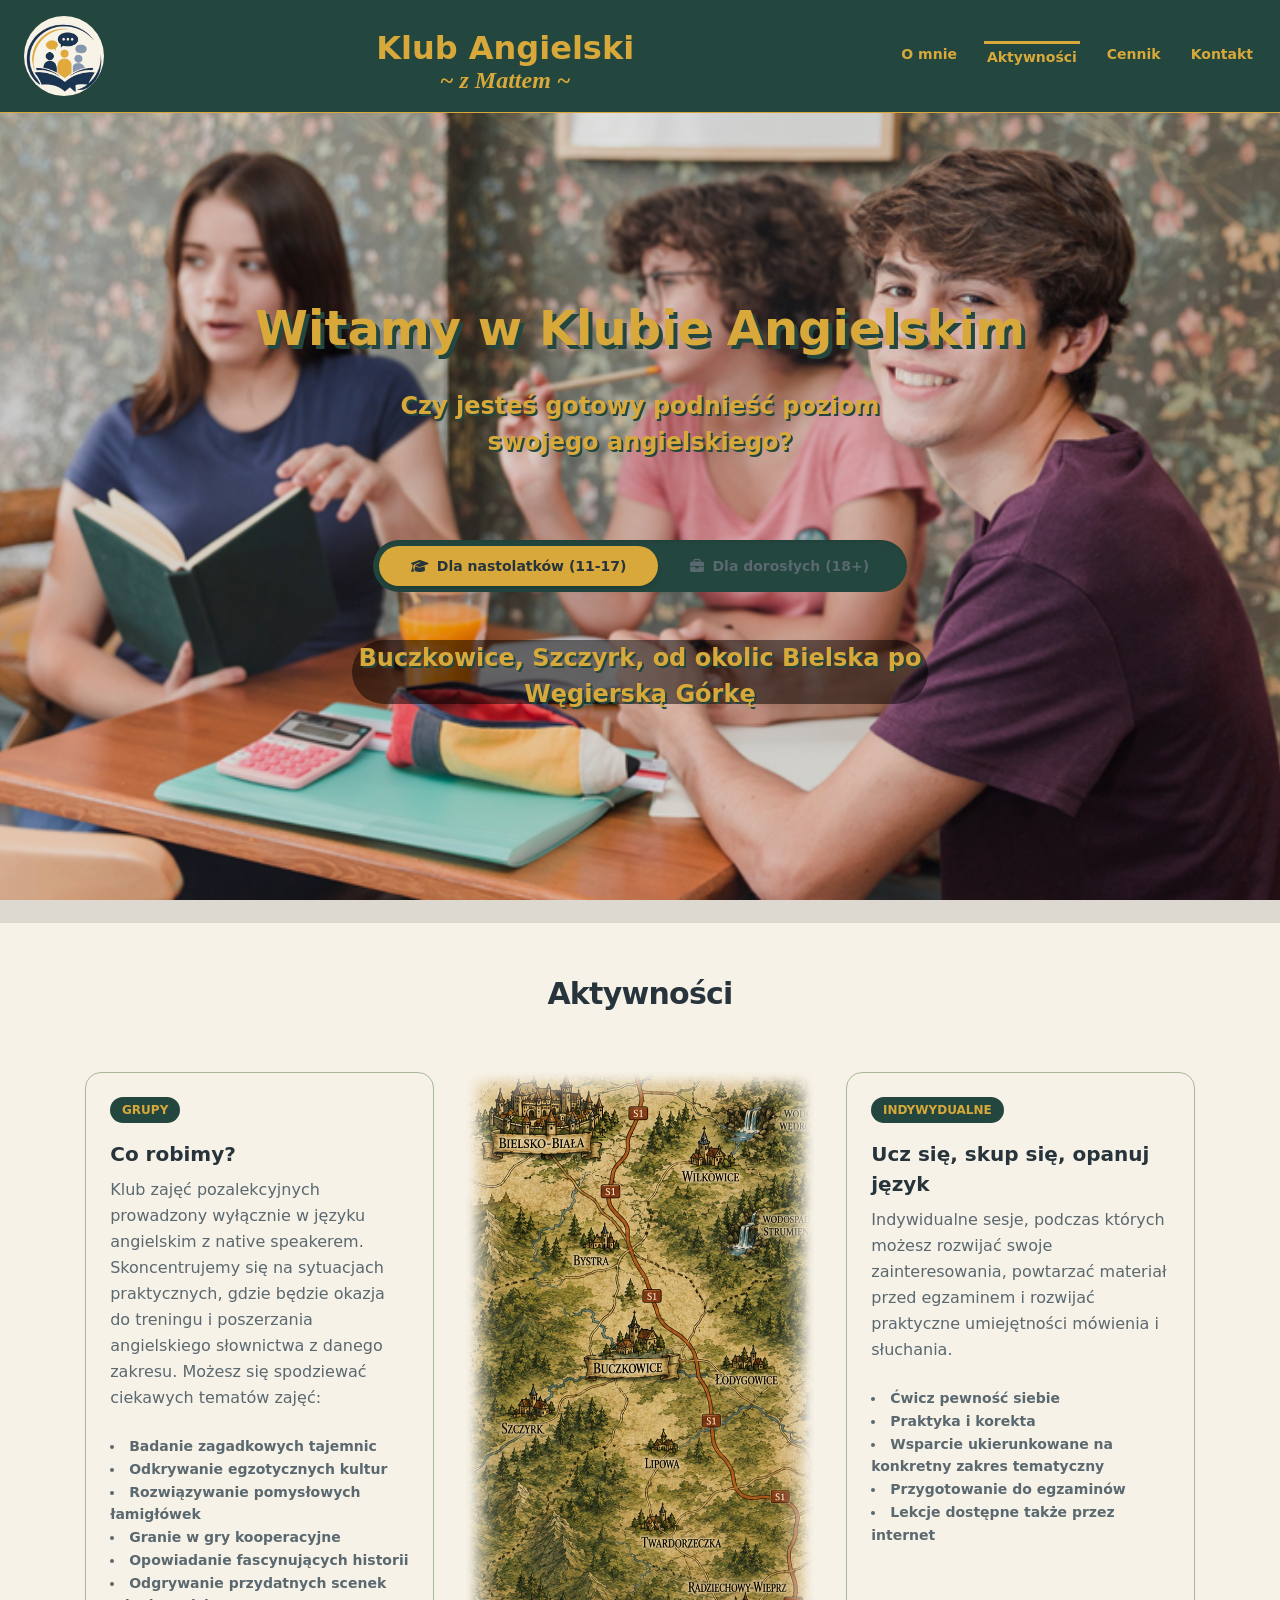
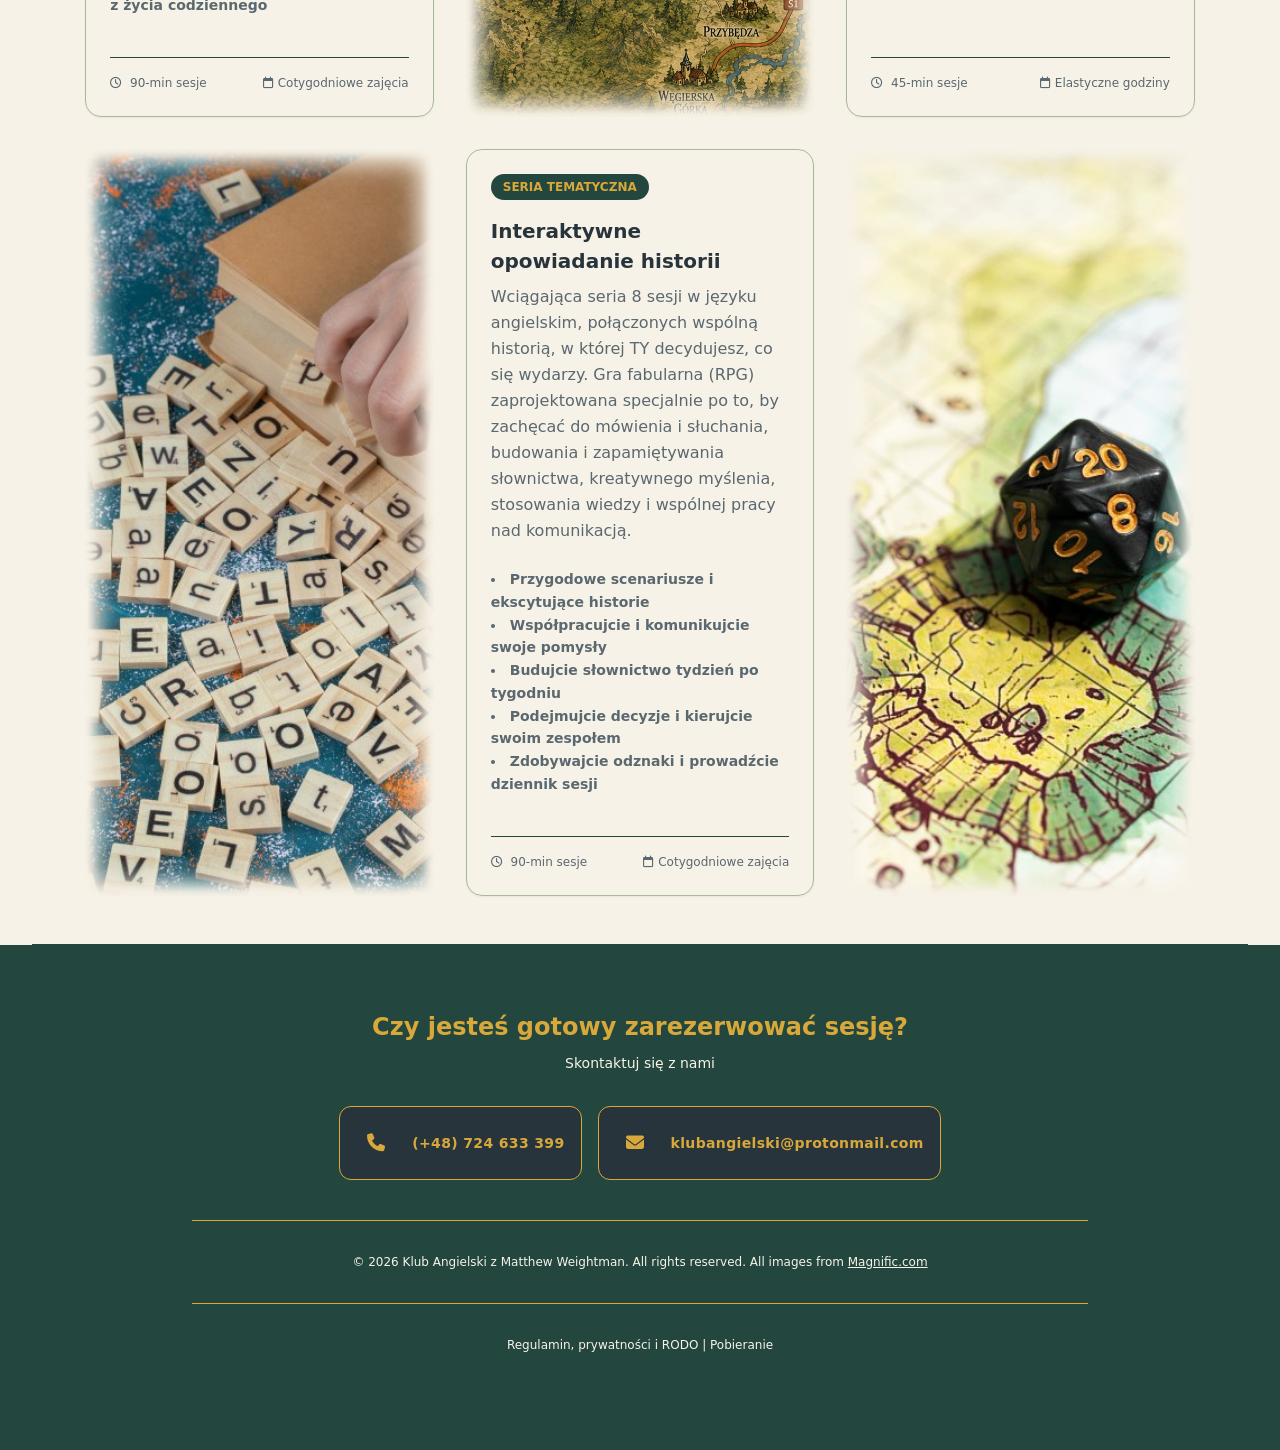
<file: index.html>
<!DOCTYPE html>
<html lang="en">

<head>
    <meta charset="UTF-8">
    <meta name="viewport" content="width=device-width, initial-scale=1.0">
    <link rel="shortcut icon" href="images/uk_flag.png">
    <title>Klub Angielski | Native Speaker | Rozmowa, Zabawa i Gry po angielsku</title>
    <script src="https://ajax.googleapis.com/ajax/libs/jquery/3.5.1/jquery.min.js"></script>
    <link rel="stylesheet" href="https://cdnjs.cloudflare.com/ajax/libs/font-awesome/6.4.0/css/all.min.css">
    <link rel="stylesheet" href="styleSheet.css">
</head>

<body class="page-body">

    <header class="site-header">
        <div class="header-container">
            <a href="#"><img class="ka-logo" src="images/logo-klub-angielski.png"></a>
            <div class="site-logo">
                <a href="#" style="overflow: visible;">Klub Angielski</a>
                <div class="site-logo-cursive"><a href="#">~ z Mattem ~</a></div>
            </div>
            <nav class="nav-menu">
                <a href="#about" class="nav-link" onclick="switchMainView('about', this); return false">O&nbsp;mnie</a>
                <a href="#lessons" class="nav-link selected"
                    onclick="switchMainView('lessons', this); return false">Aktywności</a>
                <a href="#pricing" class="nav-link" onclick="switchMainView('pricing', this); return false">Cennik</a>
                <a href="#contact" class="nav-link">Kontakt</a>
            </nav>
        </div>
    </header>

    <section class="parallax-section">
        <div class="parallax-overlay"></div>
        <div class="parallax-content">
            <h1 class="hero-title" id="hero">
                Witamy w&nbsp;Klubie Angielskim<span class="text-highlight"></span>
            </h1>
            <p class="hero-subtitle" id="sub-hero">
                Czy jesteś gotowy podnieść poziom swojego angielskiego?
            </p>

            <div class="toggle-container">
                <button onclick="switchView('teen')" id="btn-teen" class="btn-toggle btn-toggle-active">
                    <i class="fa-solid fa-graduation-cap mr-2"></i>Dla nastolatków (11-17)
                </button>
                <button onclick="switchView('adult')" id="btn-adult" class="btn-toggle btn-toggle-inactive">
                    <i class="fa-solid fa-briefcase mr-2"></i>Dla dorosłych (18+)
                </button>
            </div>

            <p class="hero-subtitle" style="background-color: rgba(0, 0, 0, 0.5); border-radius: 9999px;">
                Buczkowice, Szczyrk, od okolic Bielska po Węgierską Górkę
            </p>
        </div>
    </section>

    <section id="about" class="main-content">
        <div class="card-grid">

            <div class="card-item">
                <h3 class="card-title">O&nbsp;mnie!</h3>
                <div class="card-desc">
                    <p>Cześć! Jestem Matt. Jestem założycielem <i>'Klubu Angielskiego z&nbsp;Mattem'</i>.</p>
                    <!-- <p>Hi! I'm Matt. The founder of <i>'Klub Angielski z Mattem'</i>.</p> -->
                    <p>Jednym z&nbsp;najlepszych sposobów nauki języka obcego jest używanie go w&nbsp;naturalny sposób,
                        podczas codziennych czynności i&nbsp;prawdziwych sytuacji oraz czerpanie z&nbsp;tego
                        przyjemności!</p>
                    <!-- <p>One of the best ways to learn English is to use it naturally, in real scenarios, everyday situations, and whilst enjoying the experience!</p> -->
                    <p>Chciałem więc stworzyć przestrzeń, w&nbsp;której uczniowie będą mogli ćwiczyć mówienie, popełniać
                        błędy, uczyć się na nich, budować pewność siebie i&nbsp;ostatecznie używać języka angielskiego
                        do zyskania nowych znajomości, wyrażania idei i&nbsp;rozumienia otaczającego ich świata -
                        wszystko w&nbsp;języku angielskim.</p>
                    <!-- <p>So I wanted to create a space where students can practice, make mistakes, learn from them, build confidence, and ultimately use English to make connections, express ideas, and understand the world around them, all in English.</p> -->
                    <p>Choć zdawanie egzaminów może być celem samym w&nbsp;sobie, jeśli podróż do osiągnięcia celu jest
                        przyjemna, o&nbsp;wiele łatwiej jest plan zrealizować!</p>
                    <!-- <p>Whilst passing exams might be the end destination, if the journey there is enjoyable, it makes it much easier to do!</p> -->
                </div>
            </div>
            
            <div class="card-image" style="background-image: url('images/card-icons.png');"></div>

            <div class="card-item">
                <h3 class="card-title">Więcej o&nbsp;mnie!</h3>
                <div class="card-desc">
                    <p>Ukończyłem studia magisterskie na Uniwersytecie w&nbsp;Sheffield i&nbsp;studia licencjackie na
                        Uniwersytecie w&nbsp;Birmingham w&nbsp;Wielkiej Brytanii.</p>
                    <p>Swoją przygodę z&nbsp;nauczaniem języka angielskiego rozpocząłem po uzyskaniu certifikatu:
                        <i>Teaching English As a Foreign Language</i> w&nbsp;2012 r., po uzyskaniu którego rozpocząłem
                        nauczanie angielskiego poprzez udzielanie indywidualnych lekcji, jak również prowadziłem zajęcia
                        z&nbsp;języka angielskiego w&nbsp;szkole.
                    </p>
                    <p>Poza tym moje zróżnicowane doświadczenie zawodowe obejmuje pracę przy wykopaliskach
                        archeologicznych, opracowywanie dokumentów i&nbsp;szkolenie pracowników dla Ministerstwa.
                        W&nbsp;wolnych chwilach zajmuję się tworzeniem gier i&nbsp;programowaniem-tę stronę też
                        stworzyłem na potrzeby Klubu! Jestem zapalonym narciarzem i&nbsp;miłośnikiem górskich wycieczek.
                    </p>

                    <!-- <p class="card-int-detail" onclick="changeCardDisplay(1)">I was an archaeologist</p>
                    <p class="card-int-detail" onclick="changeCardDisplay(2)">I have teaching qualifications</p>
                    <p class="card-int-detail" onclick="changeCardDisplay(3)">I built this webpage myself</p>
                    <p class="card-int-detail" onclick="changeCardDisplay(4)">I have been designing games for years</p>
                    <p class="card-int-display"></p>
                    <p id="card-int-back" class="btn-price" onclick="changeCardDisplay(0)">Wstecz</p> -->
                </div>
            </div>


        </div>


    </section>

    <section id="lessons" class="main-content">

        <div class="pricing-header">
            <h2 class="pricing-title">Aktywności</h2>
            <!-- <p class="pricing-subtitle">Jak chcesz się uczyć?</p> -->
        </div>

        <!-- KIDS SECTION -->

        <div id="teen-section" class="card-grid">
            <div class="card-item">
                <div>
                    <span class="card-tag">Grupy</span>
                    <h3 class="card-title">Co robimy?</h3>
                    <p class="card-desc">
                        Klub zajęć pozalekcyjnych prowadzony wyłącznie w&nbsp;języku angielskim z&nbsp;native speakerem.
                        Skoncentrujemy się na sytuacjach praktycznych, gdzie będzie okazja do treningu i poszerzania
                        angielskiego słownictwa z&nbsp;danego zakresu. Możesz się spodziewać ciekawych tematów zajęć:
                        <!-- After school activity club run only in English with a 'Native Speaker'. You can expect to: -->
                    <ul class="card-list">
                        <li>Badanie zagadkowych tajemnic</li>
                        <li>Odkrywanie egzotycznych kultur</li>
                        <li>Rozwiązywanie pomysłowych łamigłówek</li>
                        <li>Granie w&nbsp;gry kooperacyjne</li>
                        <li>Opowiadanie fascynujących historii</li>
                        <li>Odgrywanie przydatnych scenek z&nbsp;życia codziennego </li>
                        <!-- <li>Investigate perplexing mysteries</li>
                            <li>Explore exotic cultures</li>
                            <li>Solve ingenious puzzles</li>
                            <li>Play cooperative games</li>
                            <li>Tell captivating stories</li> -->
                    </ul>
                    </p>
                </div>
                <div class="card-footer">
                    <span><i class="fa-regular fa-clock mr-1"></i> 90-min sesje</span>
                    <span><i class="fa-regular fa-calendar mr-1"></i>Cotygodniowe zajęcia</span>
                </div>
            </div>

            <div class="card-image" style="background-image: url('images/card-fantasty-map.png');"></div>

            <div class="card-item">
                <div>
                    <span class="card-tag">Indywydualne</span>
                    <h3 class="card-title">Ucz się, skup się, opanuj język<!-- Learn, Focus, Master --></h3>
                    <p class="card-desc">
                        Indywidualne sesje, podczas których możesz rozwijać swoje zainteresowania, powtarzać materiał
                        przed egzaminem i rozwijać praktyczne umiejętności mówienia i słuchania.
                        <!-- One-to-one focussed sessions, where you can explore your interests, revise for an exam, and build your practical speaking and listening skills. -->
                    <ul class="card-list">
                        <li>Ćwicz pewność siebie</li>
                        <li>Praktyka i korekta</li>
                        <li>Wsparcie ukierunkowane na konkretny zakres tematyczny</li>
                        <li>Przygotowanie do egzaminów</li>
                        <li>Lekcje dostępne także przez internet</li>
                        <!-- <li>Build confidence</li>
                            <li>Practice and correction</li>
                            <li>Targeted subject support</li>
                            <li>Explore special interests</li>
                            <li>Lessons also available online</li> -->
                    </ul>
                    </p>
                </div>
                <div class="card-footer">
                    <span><i class="fa-regular fa-clock mr-1"></i> 45-min sesje</span>
                    <span><i class="fa-regular fa-calendar mr-1"></i>Elastyczne godziny</span>
                </div>
            </div>


            <div class="card-image" style="background-image: url('images/card-tiles.jpg');"></div>

            <div class="card-item">
                <div>
                    <span class="card-tag">Seria Tematyczna</span>
                    <h3 class="card-title">Interaktywne opowiadanie historii<!-- Interactive Storytellin --></h3>
                    <p class="card-desc">
                        Wciągająca seria 8 sesji w&nbsp;języku angielskim, połączonych wspólną historią, w&nbsp;której
                        TY
                        decydujesz, co się wydarzy. Gra fabularna (RPG) zaprojektowana specjalnie po to, by zachęcać do
                        mówienia i słuchania, budowania i zapamiętywania słownictwa, kreatywnego myślenia, stosowania
                        wiedzy i wspólnej pracy nad komunikacją.
                        <!-- An immersive English series of 8 guided sessions linked by a common story, where YOU decide what will happen. A Role-Play Game (RPG) designed specifically to encourage speaking and listening, to build and recall vocabulary, to think creatively, apply knowledge and work on communication together. -->
                    <ul class="card-list">
                        <li>Przygodowe scenariusze i ekscytujące historie</li>
                        <li>Współpracujcie i komunikujcie swoje pomysły</li>
                        <li>Budujcie słownictwo tydzień po tygodniu</li>
                        <li>Podejmujcie decyzje i kierujcie swoim zespołem</li>
                        <li>Zdobywajcie odznaki i prowadźcie dziennik sesji</li>
                        <!-- <li>Adventurous scenarios and thrilling stories</li>
                            <li>Work together and communicate your ideas</li>
                            <li>Builds vocabulary week by week</li>
                            <li>Make decisions and lead your team</li>
                            <li>Earn badges and keep a session journal</li> -->
                    </ul>
                    </p>
                </div>
                <div class="card-footer">
                    <span><i class="fa-regular fa-clock mr-1"></i> 90-min sesje</span>
                    <span><i class="fa-regular fa-calendar mr-1"></i>Cotygodniowe zajęcia</span>
                </div>
            </div>

            <div class="card-image" style="background-image: url('images/card-map.jpg');"></div>
        </div>

        <!-- ADULT SECTION -->

        <div id="adult-section" class="card-grid hidden">
            <div class="card-item">
                <div>
                    <span class="card-tag">Career</span>
                    <h3 class="card-title">Professional Pivoting</h3>
                    <p class="card-desc">Accelerated learning pathways to acquire high-impact skills required to change
                        fields safely and cleanly.</p>
                </div>
                <!-- <div class="card-footer">
                    <span><i class="fa-regular fa-clock mr-1"></i> 45-min sesje</span>
                    <span><i class="fa-regular fa-calendar mr-1"></i> Evenings Only</span>
                </div> -->
            </div>

            <div class="card-image" style="background-image: url('images/card-books.jpg');"></div>

            <div class="card-item">
                <div>
                    <span class="card-tag">Efficiency</span>
                    <h3 class="card-title">Executive Skill-Up</h3>
                    <p class="card-desc">Targeted micro-lessons on productivity tools, industry frameworks, and clear
                        communications for corporate settings.</p>
                </div>
                <!-- <div class="card-footer">
                    <span><i class="fa-regular fa-clock mr-1"></i> 45-min sesje</span>
                    <span><i class="fa-regular fa-calendar mr-1"></i> Custom Slots</span>
                </div> -->
            </div>

            <div class="card-image" style="background-image: url('images/card-coffee.jpg');"></div>

            <div class="card-item">
                <div>
                    <span class="card-tag">Casual</span>
                    <h3 class="card-title">Lifelong Hobbyist</h3>
                    <p class="card-desc">No pressure, no strict timelines. Revisit fundamental interests or discover new
                        passions on a stress-free track.</p>
                </div>
                <!-- <div class="card-footer">
                    <span><i class="fa-regular fa-clock mr-1"></i> 45-min sesje</span>
                    <span><i class="fa-regular fa-calendar mr-1"></i> Elastyczny godziny</span>
                </div> -->
            </div>

            <div class="card-image" style="background-image: url('images/card-game.jpg');"></div>
        </div>
    </section>

    <section id="pricing" class="pricing-section">

        <!-- TEEN PRICING SECTION -->

        <div id="teen-pricing-section" class="pricing-container">
            <div class="pricing-header">
                <h2 class="pricing-title">Proste, przejrzyste ceny</h2>
                <p class="pricing-subtitle">Jak chcesz się uczyć?</p>
            </div>

            <div class="pricing-grid">

                <div class="price-card">
                    <!-- <span class="price-badge">Most Popular</span> -->
                    <div>
                        <h4 class="price-card-title">Grupowo</h4>
                        <p class="price-card-sub">Najlepszy sposób na wzmocnienie pewności siebie poprzez różnorodne zajęcia organizowane co tydzień (90-min sesje)<!--Najlepszy wybór, aby regularnie osiągać postępy za przystępną cenę--></p>
                        <div class="price-amount-row">
                            <span class="price-amount">250zł</span>
                            <span class="price-unit">za miesiąc</span>
                        </div>
                        <p class="price-note">Cena wynosi od 41 zł za godzinę!</p>
                        <ul class="price-features">
                            <li><i class="fa-solid fa-check text-500 mr-2"></i>Tylko w&nbsp;trakcie roku szkolnego</li>
                            <li><i class="fa-solid fa-check text-500 mr-2"></i>Zróżnicowane zajęcia w&nbsp;każdym
                                tygodniu</li>
                            <li><i class="fa-solid fa-check text-500 mr-2"></i>Elastyczna rejestracja</li>
                            <li><i class="fa-solid fa-check text-500 mr-2"></i>Małe grupy: do 8 os.</li>
                        </ul>
                    </div>
                    <a href="#contact" class="btn-price btn-price">Spotkajmy się</a>
                </div>

                <div class="price-card">
                    <div>
                        <h4 class="price-card-title">Indywydualnie</h4>
                        <p class="price-card-sub">Idealne dla indywidualnych potrzeb i celów</p>
                        <div class="price-amount-row">
                            <span class="price-amount">75zł</span>
                            <span class="price-unit">za lekcję (45-min)</span>
                        </div>
                        <ul class="price-features">
                            <li><i class="fa-solid fa-check text-500 mr-2"></i> Indywidualne zajęcia z&nbsp;native
                                speakerem
                            </li>
                            <li><i class="fa-solid fa-check text-500 mr-2"></i> Zapraszamy na każdym poziomie
                                angielskiego</li>
                            <li><i class="fa-solid fa-check text-500 mr-2"></i> Elastyczne godziny pracy</li>
                        </ul>
                    </div>
                    <a href="#contact" class="btn-price">Skontaktuj się</a>
                </div>

                <div class="price-card">
                    <div>
                        <h4 class="price-card-title">Seria Tematyczna</h4>
                        <p class="price-card-sub">Świetna opcja do budowania umiejętności komunikacji dla młodzieży
                            zainteresowanej grami</p>
                        <div class="price-amount-row">
                            <span class="price-amount">700zł</span>
                            <span class="price-unit">za serię (8 x 90-min)</span>
                        </div>
                        <p class="price-note">Cena wynosi 58 zł za godzinę!</p>
                        <ul class="price-features">
                            <li><i class="fa-solid fa-check text-500 mr-2"></i>Wszystkie materiały w&nbsp;zestawie</li>
                            <li><i class="fa-solid fa-check text-500 mr-2"></i>Grupa pozostaje razem przez całą 8-tygodniową przygodę</li>
                            <li><i class="fa-solid fa-check text-500 mr-2"></i>Małe grupy: do 6 os.</li>
                        </ul>
                    </div>
                    <a href="#contact" class="btn-price">Dołącz do przygody</a>
                </div>
            </div>
        </div>

        <!-- ADULT SECTION PRICING -->
        <div id="adult-pricing-section" class="pricing-container hidden">
            <div class="pricing-header">
                <h2 class="pricing-title">Simple, Transparent Pricing</h2>
                <p class="pricing-subtitle">Pick the tier that fits your pacing schedule.</p>
            </div>

            <div class="pricing-grid">
                <div class="price-card">
                    <div>
                        <h4 class="price-card-title">Indywydualnie</h4>
                        <p class="price-card-sub">Idealne dla indywidualnych potrzeb i celów</p>
                        <div class="price-amount-row">
                            <span class="price-amount">75zł</span>
                            <span class="price-unit">za lekcję</span>
                        </div>
                        <ul class="price-features">
                            <li><i class="fa-solid fa-check text-500 mr-2"></i> Indywidualne zajęcia z&nbsp;native
                                speakerem
                            </li>
                            <li><i class="fa-solid fa-check text-500 mr-2"></i> Zapraszamy na każdym poziomie
                                angielskiego</li>
                            <li><i class="fa-solid fa-check text-500 mr-2"></i>Lekcje dostępne także przez internet</li>
                        </ul>
                    </div>
                    <a href="#contact" class="btn-price">Get Started</a>
                    <div class="card-footer" style="border-top: 0px;">
                        <span><i class="fa-regular fa-clock mr-1"></i> 45-min sesje</span>
                        <span><i class="fa-regular fa-calendar mr-1"></i>Elastyczne godziny</span>
                    </div>
                </div>

                <!-- <div class="price-card">
                    <span class="price-badge">Most Popular</span>
                    <div>
                        <h4 class="price-card-title">Grupowo</h4>
                        <p class="price-card-sub">Najlepszy wybór pod kątem spójności</p>
                        <div class="price-amount-row">
                            <span class="price-amount">250zł</span>
                            <span class="price-unit">za 4 sesje</span>
                        </div>
                        <p class="price-note">Cena wynosi 41 zł za godzinę!</p>
                        <ul class="price-features">
                            <li><i class="fa-solid fa-check text-500 mr-2"></i> Zrelaksowana atmosfera</li>
                            <li><i class="fa-solid fa-check text-500 mr-2"></i> Odpowiednie dla średnio zaawansowanych i zaawansowanych użytkowników</li>
                            <li><i class="fa-solid fa-check text-500 mr-2"></i> Małe grupy: do 4 os.</li>
                        </ul>
                    </div>
                    <a href="#contact" class="btn-price btn-price">Select Bundle</a>
                </div> -->

                <!-- <div class="price-card">
                    <div>
                        <h4 class="price-card-title"></h4>
                        <p class="price-card-sub"></p>
                        <div class="price-amount-row">
                            <span class="price-amount">700zł</span>
                            <span class="price-unit">/ 8 sesje</span>
                        </div>
                        <p class="price-note">Cena wynosi 58 zł za godzinę!</p>
                        <ul class="price-features">
                            <li><i class="fa-solid fa-check text-500 mr-2"></i> Wszystkie materiały w zestawie</li>
                            <li><i class="fa-solid fa-check text-500 mr-2"></i> </li>
                            <li><i class="fa-solid fa-check text-500 mr-2"></i> Małe grupy: do 6 os.</li>
                        </ul>
                    </div>
                    <a href="#contact" class="btn-price">Select Pass</a>
                </div> -->
            </div>
        </div>
    </section>

    <footer id="contact" class="site-footer">
        <div class="footer-container">
            <h2 class="footer-title">Czy jesteś gotowy zarezerwować sesję?</h2>
            <p class="footer-subtitle">Skontaktuj się z&nbsp;nami</p>

            <div class="footer-grid">
                <!-- TELEPHONE -->
                <a href="tel:+48724633399" class="contact-card">
                    <div class="contact-icon">
                        <i class="fa-solid fa-phone"></i>
                    </div>
                    <div>
                        <!-- <span class="contact-label">Zadzwoń do nas</span> -->
                        <span class="contact-value">(+48)&nbsp;724&nbsp;633&nbsp;399</span>
                    </div>
                </a>
                <!-- EMAIL -->
                <a href="mailto:klubangielski@protonmail.com?subject=Zapytanie" class="contact-card">
                    <div class="contact-icon">
                        <i class="fa-solid fa-envelope"></i>
                    </div>
                    <div>
                        <!-- <span class="contact-label">Wyślij e-mail</span> -->
                        <span class="contact-value">klubangielski@protonmail.com</span>
                    </div>
                </a>
                <!-- SOCIAL -->
                <!-- <a href="https://www.facebook.com/profile.php?id=61588768049667" target="_blank" class="contact-card">
                    <div class="contact-icon">
                        <i class="fa-brands fa-facebook-f"></i>
                    </div>
                    <div>
                        <span class="contact-label">Media społecznościowe</span>
                        <span class="contact-value">facebook.com/klubangielski</span>
                    </div>
                </a> -->
            </div>

            <div class="footer-copyright">
                &copy; 2026 Klub Angielski z&nbsp;Matthew Weightman. All rights reserved.
                <a href="https://www.magnific.com">All images from <u>Magnific.com</u></a>
            </div>
            <div class="footer-regulations">
                <a href="regulamin.html">Regulamin, prywatności i RODO</a> | <a href="pobieranie.html">Pobieranie</a>
            </div>

        </div>

    </footer>

    <script>
        // FUNCTIONS

        function switchMainView(view, link) {
            $('.main-content, .pricing-section').hide();
            let a = "#".concat(view);
            if ($(a).height) {
                $(a).show();
                let offsetPx = 4 * parseFloat(getComputedStyle(document.documentElement).fontSize);
                if (window.innerWidth < 640) {
                    offsetPx = offsetPx * 2;
                }
                let n = $(a).offset().top - offsetPx;
                $([document.body, document.documentElement]).animate({
                    scrollTop: n
                }, 500);
            }
            $('.nav-link').removeClass('selected');
            $(link).addClass('selected');
        };

        function switchView(type) {
            document.body.setAttribute('data-theme', type);
            const teenSection = document.getElementById('teen-section');
            const adultSection = document.getElementById('adult-section');
            const teenSectionPricing = document.getElementById('teen-pricing-section');
            const adultSectionPricing = document.getElementById('adult-pricing-section');
            const btnTeen = document.getElementById('btn-teen');
            const btnAdult = document.getElementById('btn-adult');

            if (type === 'teen') {
                teenSection.classList.remove('hidden');
                adultSection.classList.add('hidden');
                teenSectionPricing.classList.remove('hidden');
                adultSectionPricing.classList.add('hidden')

                btnTeen.className = "btn-toggle btn-toggle-active";
                btnAdult.className = "btn-toggle btn-toggle-inactive";
            } else {
                adultSection.classList.remove('hidden');
                teenSection.classList.add('hidden');
                teenSectionPricing.classList.add('hidden');
                adultSectionPricing.classList.remove('hidden')

                btnAdult.className = "btn-toggle btn-toggle-active";
                btnTeen.className = "btn-toggle btn-toggle-inactive";
            }
        }


        // ON DOCUMENT READY

        $(document).ready(function () {
            $('#back').hide();
            $('.main-content, .pricing-section').hide();
            $('#lessons').show();
            var heroArray = [
                "Mów pewnie",
                "Porozmawiaj z native speakerem",
                "Zrelaksowana atmosfera",
                "Ucz się, ćwicz, rozmawiaj, baw się!",
                "Zapraszamy do Klubu Angielskiego"
            ];
            var heroSubArray = [
                "Każda przygoda zaczyna się od rozmowy",
                "Posiadam doświadczenie i certyfikat uprawniający do nauczania języka angielskiego TEFL",
                "Żyj i myśl po angielsku-bez stresu",
                "Wykonuj aktywności, graj w gry, rozmawiaj i ucz się angielskiego",
                "Czy jesteś gotowy podnieść poziom swojego angielskiego?"
            ]
            var i = 0;
            var j = 0
            const change = setInterval(() => {
                var hero = $('#hero');
                var subHero = $('#sub-hero');
                hero.clearQueue();
                subHero.clearQueue();
                hero.fadeOut('fast');
                subHero.fadeOut('fast');
                hero.queue(function () {
                    hero.text(heroArray[i]);
                    hero.fadeIn('slow');
                    hero.dequeue();
                });
                subHero.queue(function () {
                    subHero.text(heroSubArray[j]);
                    subHero.fadeIn('slow');
                    subHero.dequeue();
                })
                i++;
                j++;
                if (i >= heroArray.length) { i = 0 };
                if (j >= heroSubArray.length) { j = 0 };
            }, 6000);


        })

    </script>
</body>

</html>
</file>
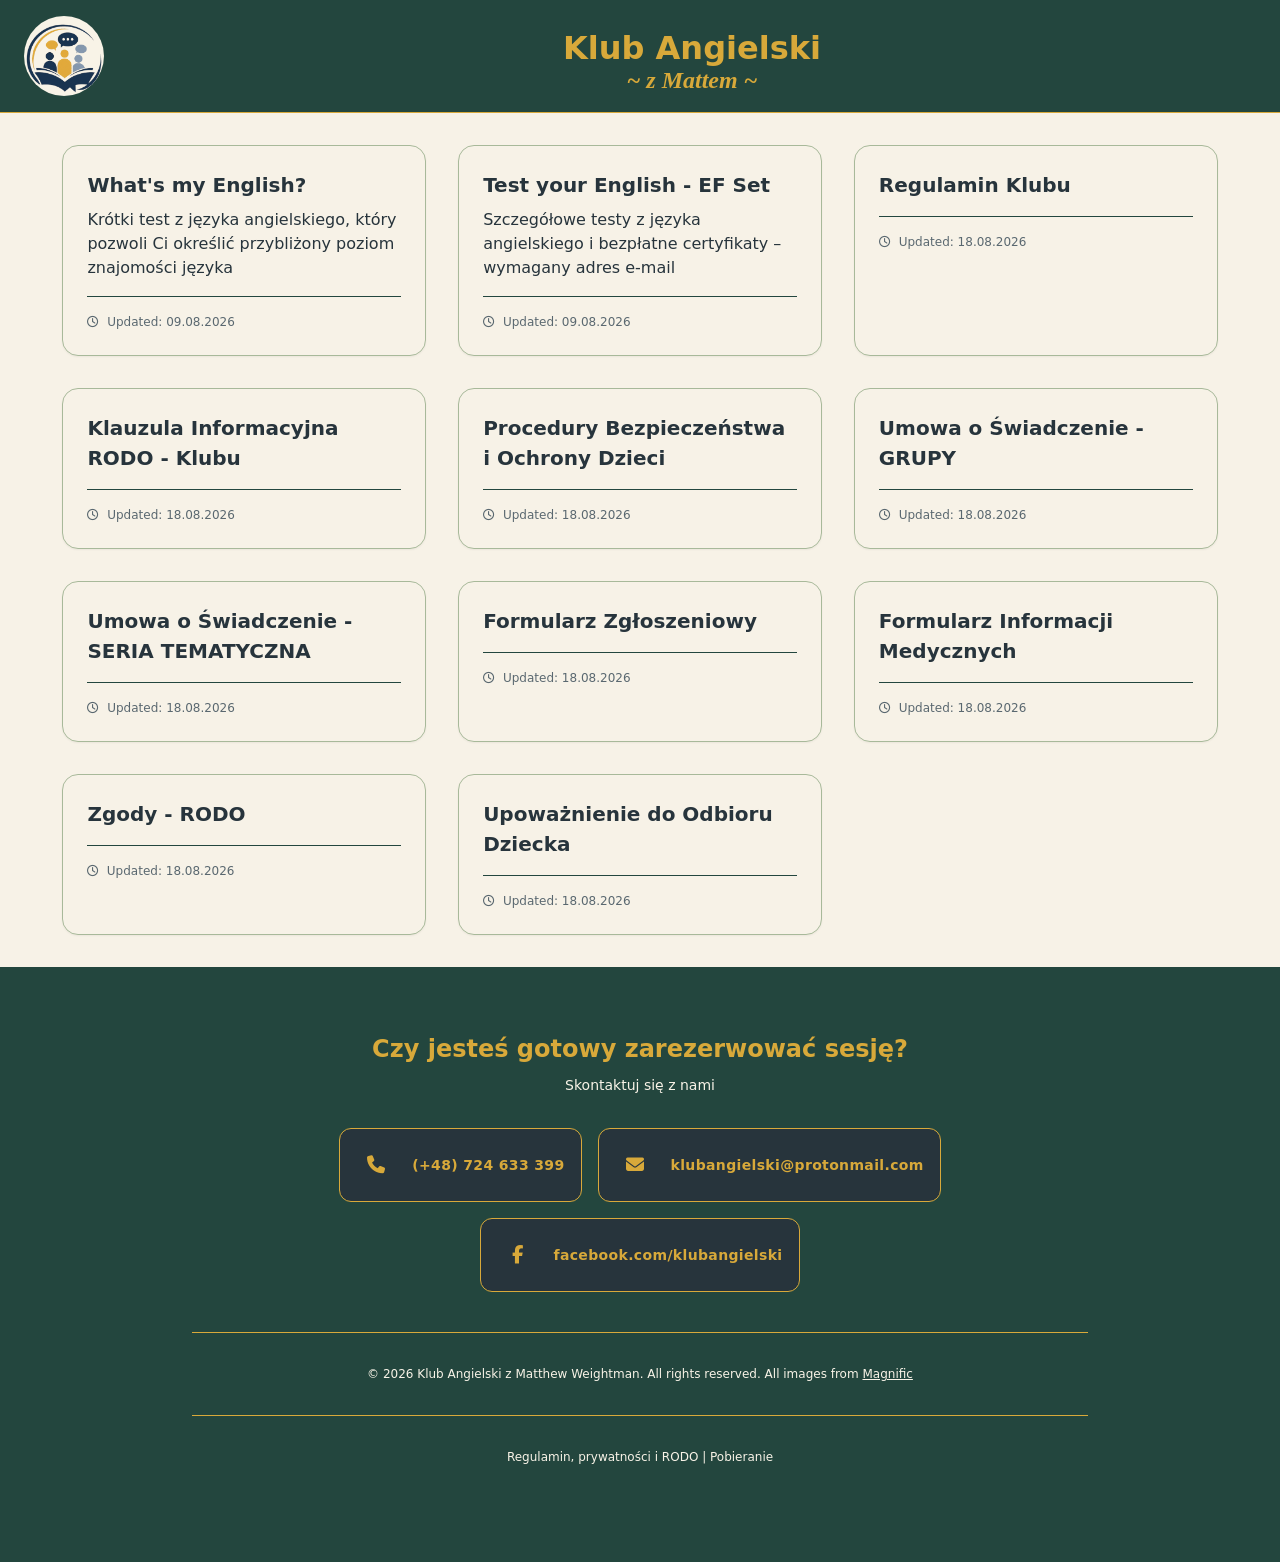
<file: pobieranie.html>
<!DOCTYPE html>
<html lang="en">

<head>
    <meta charset="UTF-8">
    <meta name="viewport" content="width=device-width, initial-scale=1.0">
    <link rel="shortcut icon" href="images/uk_flag.png">
    <title>Klub Angielski | Native Speaker | Zabawa i Gry po angielsku</title>
    <script src="https://ajax.googleapis.com/ajax/libs/jquery/3.5.1/jquery.min.js"></script>
    <link rel="stylesheet" href="https://cdnjs.cloudflare.com/ajax/libs/font-awesome/6.4.0/css/all.min.css">
    <link rel="stylesheet" href="styleSheet.css">
</head>

<body class="page-body">

    <header class="site-header">
        <div class="header-container">
            <a href="index.html"><img class="ka-logo" src="images/logo-klub-angielski.png"></a>
            <div class="site-logo">
                <a href="index.html" style="overflow: visible;">Klub Angielski</a>
                <div class="site-logo-cursive"><a href="#">~ z Mattem ~</a></div>
            </div>
        </div>
    </header>

    <main style="margin: 2rem">
        <div class="card-grid">

            <div class="card-item">
                <a href="https://whatsmyenglish.com/" target="_blank" rel="noopener noreferrer">
                    <div>
                        <h3 class="card-title">What's my English?</h3>
                        <p>Krótki test z języka angielskiego, który pozwoli Ci określić przybliżony poziom znajomości
                            języka</p>
                    </div>
                    <div class="card-footer">
                        <span><i class="fa-regular fa-clock mr-1"></i> Updated: 09.08.2026</span>
                    </div>
                </a>
            </div>

            <div class="card-item">
                <a href="https://www.efset.org/" target="_blank" rel="noopener noreferrer">
                    <div>
                        <h3 class="card-title">Test your English - EF Set</h3>
                        <p>Szczegółowe testy z języka angielskiego i bezpłatne certyfikaty – wymagany adres e-mail</p>
                    </div>
                    <div class="card-footer">
                        <span><i class="fa-regular fa-clock mr-1"></i> Updated: 09.08.2026</span>
                    </div>
                </a>
            </div>

            <div class="card-item">
                <a href="resources/REGULAMIN KLUBU ANGIELSKIEGO Z MATTEM.pdf" target="_blank"
                    rel="noopener noreferrer">
                    <div>
                        <h3 class="card-title">Regulamin Klubu</h3>

                    </div>
                    <div class="card-footer">
                        <span><i class="fa-regular fa-clock mr-1"></i> Updated: 18.08.2026</span>
                    </div>
                </a>
            </div>

            <div class="card-item">
                <a href="resources/KLAUZULA INFORMACYJNA RODO.pdf" target="_blank"
                    rel="noopener noreferrer">
                    <div>
                        <h3 class="card-title">Klauzula Informacyjna RODO - Klubu</h3>

                    </div>
                    <div class="card-footer">
                        <span><i class="fa-regular fa-clock mr-1"></i> Updated: 18.08.2026</span>
                    </div>
                </a>
            </div>

            <div class="card-item">
                <a href="resources/PROCEDURY BEZPIECZEŃSTWA I OCHRONY DZIECI.pdf" target="_blank"
                    rel="noopener noreferrer">
                    <div>
                        <h3 class="card-title">Procedury Bezpieczeństwa i&nbsp;Ochrony Dzieci</h3>

                    </div>
                    <div class="card-footer">
                        <span><i class="fa-regular fa-clock mr-1"></i> Updated: 18.08.2026</span>
                    </div>
                </a>
            </div>

            <div class="card-item">
                <a href="resources/Umowa o świadczenie usług edukacyjnych GRUPY.pdf" target="_blank"
                    rel="noopener noreferrer">
                    <div>
                        <h3 class="card-title">Umowa o&nbsp;Świadczenie - GRUPY</h3>

                    </div>
                    <div class="card-footer">
                        <span><i class="fa-regular fa-clock mr-1"></i> Updated: 18.08.2026</span>
                    </div>
                </a>
            </div>

            <div class="card-item">
                <a href="resources/Umowa o świadczenie usług edukacyjnych SERIA.pdf" target="_blank"
                    rel="noopener noreferrer">
                    <div>
                        <h3 class="card-title">Umowa o&nbsp;Świadczenie - SERIA TEMATYCZNA</h3>

                    </div>
                    <div class="card-footer">
                        <span><i class="fa-regular fa-clock mr-1"></i> Updated: 18.08.2026</span>
                    </div>
                </a>
            </div>

            <div class="card-item">
                <a href="resources/FORMULARZ ZGŁOSZENIOWY.pdf" target="_blank"
                    rel="noopener noreferrer">
                    <div>
                        <h3 class="card-title">Formularz Zgłoszeniowy</h3>

                    </div>
                    <div class="card-footer">
                        <span><i class="fa-regular fa-clock mr-1"></i> Updated: 18.08.2026</span>
                    </div>
                </a>
            </div>

            <div class="card-item">
                <a href="resources/FORMULARZ INFORMACJI MEDYCZNYCH.pdf" target="_blank"
                    rel="noopener noreferrer">
                    <div>
                        <h3 class="card-title">Formularz Informacji Medycznych</h3>

                    </div>
                    <div class="card-footer">
                        <span><i class="fa-regular fa-clock mr-1"></i> Updated: 18.08.2026</span>
                    </div>
                </a>
            </div>

            <div class="card-item">
                <a href="resources/ZGODY NA PRZETWARZANIE DANYCH I WYKORZYSTANIE WIZERUNKU.pdf" target="_blank"
                    rel="noopener noreferrer">
                    <div>
                        <h3 class="card-title">Zgody - RODO</h3>

                    </div>
                    <div class="card-footer">
                        <span><i class="fa-regular fa-clock mr-1"></i> Updated: 18.08.2026</span>
                    </div>
                </a>
            </div>

            <div class="card-item">
                <a href="resources/UPOWAŻNIENIE DO ODBIORU DZIECKA.pdf" target="_blank"
                    rel="noopener noreferrer">
                    <div>
                        <h3 class="card-title">Upoważnienie do Odbioru Dziecka</h3>

                    </div>
                    <div class="card-footer">
                        <span><i class="fa-regular fa-clock mr-1"></i> Updated: 18.08.2026</span>
                    </div>
                </a>
            </div>

        </div>
    </main>

    <footer id="contact" class="site-footer">
        <div class="footer-container">
            <h2 class="footer-title">Czy jesteś gotowy zarezerwować sesję?</h2>
            <p class="footer-subtitle">Skontaktuj się z nami</p>

            <div class="footer-grid">
                <!-- TELEPHONE -->
                <a href="tel:+48724633399" class="contact-card">
                    <div class="contact-icon">
                        <i class="fa-solid fa-phone"></i>
                    </div>
                    <div>
                        <!-- <span class="contact-label">Zadzwoń do nas</span> -->
                        <span class="contact-value">(+48)&nbsp;724&nbsp;633&nbsp;399</span>
                    </div>
                </a>
                <!-- EMAIL -->
                <a href="mailto:klubangielski@protonmail.com?subject=Zapytanie" class="contact-card">
                    <div class="contact-icon">
                        <i class="fa-solid fa-envelope"></i>
                    </div>
                    <div>
                        <!-- <span class="contact-label">Wyślij e-mail</span> -->
                        <span class="contact-value">klubangielski@protonmail.com</span>
                    </div>
                </a>
                <!-- SOCIAL -->
                <a href="https://www.facebook.com/profile.php?id=61588768049667" target="_blank" class="contact-card">
                    <div class="contact-icon">
                        <i class="fa-brands fa-facebook-f"></i>
                    </div>
                    <div>
                        <!-- <span class="contact-label">Media społecznościowe</span> -->
                        <span class="contact-value">facebook.com/klubangielski</span>
                    </div>
                </a>
            </div>

            <div class="footer-copyright">
                &copy; 2026 Klub Angielski z Matthew Weightman. All rights reserved.
                <a href="https://www.magnific.com">All images from <u>Magnific</u></a>
            </div>
            <div class="footer-regulations">
                <a href="regulamin.html">Regulamin, prywatności i RODO</a> | <a href="pobieranie.html">Pobieranie</a>
            </div>

        </div>

    </footer>

</body>

</html>
</file>
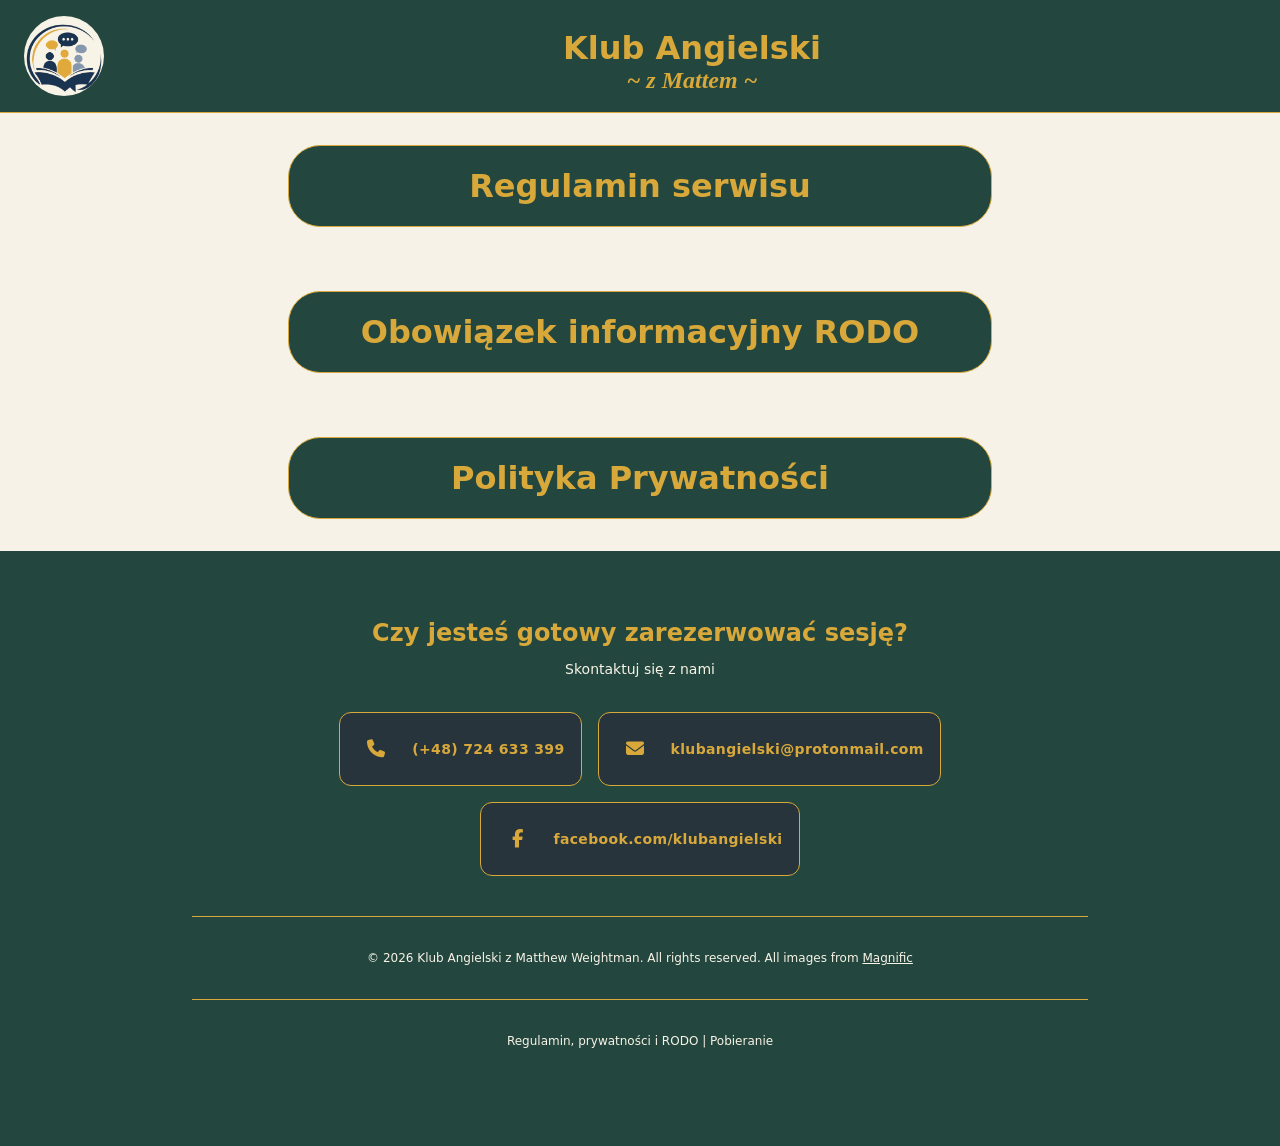
<file: regulamin.html>
<!DOCTYPE html>
<html lang="en">

<head>
    <meta charset="UTF-8">
    <meta name="viewport" content="width=device-width, initial-scale=1.0">
    <link rel="shortcut icon" href="images/uk_flag.png">
    <title>Klub Angielski | Native Speaker | Zabawa i Gry po angielsku</title>
    <script src="https://ajax.googleapis.com/ajax/libs/jquery/3.5.1/jquery.min.js"></script>
    <link rel="stylesheet" href="https://cdnjs.cloudflare.com/ajax/libs/font-awesome/6.4.0/css/all.min.css">
    <link rel="stylesheet" href="styleSheet.css">
</head>

<body class="page-body">

    <header class="site-header">
        <div class="header-container">
            <a href="index.html"><img class="ka-logo" src="images/logo-klub-angielski.png"></a>
            <div class="site-logo">
                <a href="index.html" style="overflow: visible;">Klub Angielski</a>
                <div class="site-logo-cursive"><a href="#">~ z Mattem ~</a></div>
            </div>
        </div>
    </header>


    <div class="prose">
        <h1>Regulamin serwisu</h1>
        <article>
            <h2>I. Pojęcia ogólne</h2>
            <ul>
                <li><strong>Regulamin</strong> niniejszy dokument normujący zasady korzystania z Serwisu.</li>
                <li><strong>Serwis</strong> platforma internetowa "Klub Angielski Matthew Weightman", dostępna pod
                    adresem
                    https://klubangielski.github.io/start/.</li>
                <li><strong>Usługodawca</strong> osoba fizyczna "Matthew Weightman".</li>
                <li><strong>Usługobiorca</strong> każda osoba fizyczna, która uzyskuje dostęp do Serwisu i korzysta z
                    udostępnianych usług.</li>
                <li><strong>Komunikacja Drogą Elektroniczną</strong> wszelka wymiana informacji za pośrednictwem poczty
                    elektronicznej (e-mail) i formularzy online dostępnych w Serwisie.</li>
            </ul>

            <h2>II. Postanowienia ogólne</h2>
            <ul>
                <li>Regulamin określa zasady działania i użytkowania Serwisu oraz obowiązki i prawa Usługobiorców i
                    Usługodawcy wynikające z korzystania z Serwisu.</li>
                <li>Przedmiotem usług Usługodawcy jest udostępnianie nieodpłatnych funkcjonalności Serwisu,
                    pozwalających
                    Usługobiorcom na dostęp do treści, materiałów audiowizualnych, aplikacji internetowych czy
                    formularzy
                    elektronicznych.</li>
                <li>Wszelkie informacje publikowane w Serwisie (artykuły, wskazówki, materiały poradnikowe) mają
                    charakter
                    ogólny i nie są skierowane do konkretnych Usługobiorców. Usługodawca nie ponosi odpowiedzialności za
                    sposób ich wykorzystania.</li>
                <li>Usługobiorca ponosi pełną odpowiedzialność za stosowanie materiałów dostępnych w Serwisie i
                    korzystanie
                    z nich zgodnie z właściwymi przepisami prawa.</li>
                <li>Usługodawca nie gwarantuje przydatności zamieszczonych w Serwisie materiałów do konkretnych celów.
                </li>
                <li>Usługodawca nie odpowiada za ewentualne straty czy szkody związane z użytkowaniem Serwisu. Wszelkie
                    działania podejmowane przez Usługobiorcę w Serwisie odbywają się na jego wyłączne ryzyko.</li>
            </ul>

            <h2>III. Warunki używania Serwisu</h2>
            <ul>
                <li>Korzystanie z Serwisu jest dobrowolne i nie wiąże się z opłatami.</li>
                <li>Usługobiorcy zobligowani są do zapoznania się z Regulaminem i innymi dokumentami powiązanymi oraz
                    pełnej
                    ich akceptacji, jeśli chcą kontynuować korzystanie z Serwisu.</li>
                <li>Zakazane jest wykorzystywanie danych osobowych pozyskanych za pośrednictwem Serwisu w celach
                    marketingowych bez zgody.</li>
                <li>
                    <strong>Wymagania techniczne korzystania z Serwisu:</strong>
                    <ul>
                        <li>urządzenie wyposażone w wyświetlacz umożliwiający obsługę stron WWW,</li>
                        <li>dostęp do Internetu,</li>
                        <li>przeglądarka internetowa zgodna ze standardami Konsorcjum W3C i obsługująca HTML5,</li>
                        <li>włączona obsługa skryptów JavaScript,</li>
                        <li>włączona obsługa plików Cookie.</li>
                    </ul>
                </li>
                <li>Aby zapewnić bezpieczeństwo wszystkim Usługobiorcom oraz Usługodawcy, zaleca się stosowanie <a
                        href="https://twojapka.pl/">powszechnych zasad bezpieczeństwa w Internecie</a>.</li>
                <li>
                    Zabrania się podejmowania działań, ręcznie lub przy użyciu oprogramowania, które prowadzą do:
                    <ul>
                        <li>dokonania dekompilacji i analizy kodu źródłowego bez pisemnej zgody,</li>
                        <li>generowania nadmiernego obciążenia serwera Serwisu bez pisemnej zgody,</li>
                        <li>wykrywania luk w zabezpieczeniach i konfiguracji serwera bez pisemnej zgody,</li>
                        <li>wgrywania i injekcji jakiegokolwiek szkodliwego kodu, skryptów lub programów,</li>
                        <li>prób śledzenia lub kradzieży danych Usługobiorców bądź Usługodawcy,</li>
                        <li>ingerowania w działanie Serwisu w sposób uniemożliwiający lub utrudniający korzystanie z
                            niego.
                        </li>
                    </ul>
                </li>
                <li>W przypadku wykrycia incydentu Cyberbezpieczeństwa lub naruszenia RODO, należy niezwłocznie
                    poinformować
                    Usługodawcę, aby umożliwić szybką reakcję i zabezpieczenie interesów wszystkich Usługobiorców.</li>
            </ul>

            <h2>IV. Warunki oraz zasady rejestracji</h2>
            <ul>
                <li>Podstawowe korzystanie z Serwisu nie wymaga rejestracji.</li>
                <li>Pełen dostęp do dodatkowych funkcjonalności Serwisu wymaga posiadania konta i logowania.</li>
                <li>Rejestracja w Serwisie jest dobrowolna i bezpłatna.</li>
                <li>Każdy Usługobiorca może mieć tylko jedno konto w Serwisie.</li>
                <li>
                    <strong>Wymagania techniczne do rejestracji konta:</strong>
                    <ul>
                        <li>posiadanie aktywnego adresu e-mail.</li>
                    </ul>
                </li>
                <li>Rejestracja oznacza zgodę Usługobiorcy na przetwarzanie jego danych osobowych w zakresie
                    wprowadzonym do
                    Serwisu podczas procesu rejestracji oraz w trakcie późniejszych zmian lub usuwania danych.</li>
                <li>Usługodawca zastrzega sobie prawo do zawieszania lub usuwania kont Usługobiorców, jeśli naruszają
                    oni
                    Regulamin, dopuszczają się działań niezgodnych z prawem lub zasadami współżycia społecznego.</li>
                <li>Usługodawca może w dowolnym momencie modyfikować zakres dostępnych usług w Serwisie, wprowadzać
                    nowe,
                    czasowo je zawieszać lub ograniczać dostęp, według własnego uznania i bez konieczności akceptacji ze
                    strony Usługobiorców.</li>
                <li>
                    <strong>Dodatkowe zasady bezpieczeństwa konta:</strong>
                    <ul>
                        <li>Zabronione jest udostępnianie loginu i hasła do konta osobom trzecim.</li>
                        <li>Usługodawca nigdy nie prosi Usługobiorcy o hasło do konta.</li>
                    </ul>
                </li>
                <li>
                    <strong>Usuwanie konta:</strong>
                    <ul>
                        <li>Usługobiorca może w dowolnym momencie usunąć swoje konto w Serwisie.</li>
                        <li>Usunięcie konta jest możliwe po zalogowaniu się w panelu użytkownika.</li>
                        <li>Usunięcie konta prowadzi do usunięcia danych identyfikacyjnych Usługobiorcy oraz
                            anonimizacji
                            nazwy użytkownika i adresu e-mail.</li>
                    </ul>
                </li>
            </ul>

            <h2>V. Warunki świadczenia usługi Newsletter</h2>
            <ul>
                <li>Usługobiorca nie musi zapisywać się do Newslettera, aby korzystać z podstawowych funkcji Serwisu.
                </li>
                <li>Subskrypcja Newslettera jest całkowicie dobrowolna i bezpłatna.</li>
                <li>
                    <strong>Wymagania techniczne dla usługi Newsletter:</strong>
                    <ul>
                        <li>posiadanie aktywnego adresu e-mail.</li>
                    </ul>
                </li>
                <li>
                    <strong>Warunki świadczenia usługi Newsletter:</strong>
                    <ul>
                        <li>podanie prawidłowego adresu e-mail w elektronicznym formularzu,</li>
                        <li>potwierdzenie subskrypcji poprzez kliknięcie w link aktywacyjny,</li>
                        <li>wyrażenie zgody na otrzymywanie wiadomości e-mail.</li>
                    </ul>
                </li>
                <li>
                    <strong>Zakres usługi Newsletter obejmuje:</strong>
                    <ul>
                        <li>informacje o nowych treściach, wydarzeniach, promocjach w ramach Serwisu,</li>
                        <li>informacje o ofertach promocyjnych partnerów Serwisu (wiadomości marketingowe).</li>
                    </ul>
                </li>
                <li>
                    <strong>Wypisanie się z Newslettera:</strong>
                    <ul>
                        <li>Usługobiorca może w dowolnym momencie zrezygnować z subskrypcji Newslettera.</li>
                        <li>W każdym newsletterze zamieszczony jest link rezygnacji.</li>
                        <li>Po rezygnacji adres e-mail Usługobiorcy zostaje usunięty z bazy Usługodawcy.</li>
                    </ul>
                </li>
            </ul>

            <h2>VI. Warunki komunikacji i świadczenia pozostałych usług w Serwisie</h2>
            <p>Serwis udostępnia dodatkowe funkcje i narzędzia interakcji z Serwisem, takie jak:</p>
            <ul>

            </ul>
            <p>Serwis udostępnia również następujące dane kontaktowe:</p>
            <ul>
                <li>Formularz kontaktowy</li>
                <li>Telefon kontaktowy</li>
            </ul>
            <p>Wszelkie dane osobowe przekazywane w ramach kontaktu z Usługodawcą są przetwarzane zgodnie z <a
                    href="https://klubangielski.github.io/polityka-prywatnosci-i-pliki-cookie">Polityką Prywatności</a>,
                stanowiącą integralną część Regulaminu.</p>
            <p><strong>Warunki publikowania treści przez Usługobiorców w Serwisie:</strong></p>
            <ul>
                <li>Zabrania się zamieszczania treści, które obrażają Usługodawcę, innych Usługobiorców czy osoby
                    trzecie.
                </li>
                <li>Nie można publikować treści tekstowych, graficznych czy audiowizualnych, do których nie posiada się
                    licencji czy zgody autora praw majątkowych.</li>
                <li>Niedozwolone jest dodawanie treści wulgarnych, pornograficznych lub niezgodnych z prawem, a także
                    odnośników do stron zawierających takie materiały.</li>
                <li>Zabrania się publikowania skryptów, programów czy innych plików nadmiernie obciążających serwer lub
                    stwarzających zagrożenie dla bezpieczeństwa, oraz linków do takich zasobów.</li>
                <li>Zakazane jest publikowanie treści marketingowych i reklamujących serwisy, produkty czy usługi
                    komercyjne
                    bez zgody Usługodawcy.</li>
            </ul>

            <h2>VII. Gromadzenie danych o Usługobiorcach</h2>
            <p>Ze względów prawnych i bezpieczeństwa oraz w celu świadczenia usług zgodnie z prawem, Serwis gromadzi i
                przetwarza wybrane informacje o Usługobiorcach.</p>
            <p>Dla optymalnego działania Serwisu korzystamy z plików cookies, w których mogą być zapisywane anonimowe
                dane o
                aktywności Usługobiorcy.</p>
            <p>Szczegółowe informacje dotyczące zakresu i sposobu przetwarzania danych dostępne są w „<a
                    href="https://klubangielski.github.io/rodo">Obowiązku informacyjnym RODO</a>” oraz „<a
                    href="OPTIONS_8">Polityce Prywatności</a>”, stanowiących część Regulaminu.</p>
            <ul>
                <li>
                    <em>Dane zbierane automatycznie:</em><br>
                    Serwis gromadzi w sposób automatyczny dane techniczne i statystyczne, takie jak:
                    <ul>
                        <li>Adres IP,</li>
                        <li>Typ przeglądarki,</li>
                        <li>Rozdzielczość ekranu,</li>
                        <li>Przybliżona lokalizacja,</li>
                        <li>Otwierane podstrony,</li>
                        <li>Czas spędzony na konkretnych podstronach,</li>
                        <li>Rodzaj systemu operacyjnego,</li>
                        <li>Adres poprzedniej podstrony,</li>
                        <li>Strona odsyłająca,</li>
                        <li>Język przeglądarki,</li>
                        <li>Prędkość łącza internetowego,</li>
                        <li>Dostawca usług internetowych.</li>
                    </ul>

                <li>
                    <strong>Anonimowe dane demograficzne na podstawie Google Analytics:</strong>
                    <ul>

                        <li>Płeć, Wiek, Zainteresowania</li>
                    </ul>
                </li>

                </li>
                <li>
                    <em>Dane zbierane podczas rejestracji:</em><br>
                    Nazwa użytkownika, imię i nazwisko, adres e-mail
                    <p>U zalogowanych Usługobiorców (posiadających konto w Serwisie) w plikach cookies mogą być
                        zapisywane
                        informacje powiązane z identyfikatorem konta.</p>
                </li>
                <li>
                    <em>Dane zbierane podczas zapisywania do newslettera:</em><br>
                    adres e-mail
                </li>
            </ul>

            <h2>VIII. Prawa autorskie</h2>
            <ul>
                <li>Właścicielem Serwisu oraz praw autorskich do jego zawartości jest Usługodawca.</li>
                <li>Wybrane treści zamieszczone w Serwisie chronione są prawami autorskimi innych podmiotów i
                    wykorzystywane
                    na podstawie udzielonych licencji lub licencji darmowych.</li>
                <li>Na podstawie Ustawy z dnia 4 lutego 1994 r. o prawie autorskim zabronione jest kopiowanie,
                    powielanie
                    lub przechowywanie treści i materiałów (teksty, pliki graficzne, wideo, audio) dostępnych w Serwisie
                    bez
                    uzyskania pisemnej zgody właściciela praw.</li>
                <li>Zgodnie z Ustawą z dnia 4 lutego 1994 r. o prawie autorskim, ochronie nie podlegają proste
                    informacje
                    prasowe. Możliwe jest wykorzystywanie zawartych w nich informacji, o ile nie stanowi to kopiowania
                    znaczącej części tekstów bez pozwolenia.</li>
            </ul>

            <h2>IX. Zmiany Regulaminu</h2>
            <ul>
                <li>Postanowienia Regulaminu mogą ulec modyfikacji przez Usługodawcę w dowolnym momencie.</li>
                <li>Informacja o zmianie Regulaminu zostanie rozesłana zarejestrowanym Usługobiorcom drogą
                    elektroniczną.
                </li>
                <li>W przypadku Usługobiorców niezarejestrowanych, zmiany wchodzą w życie natychmiast po ich publikacji
                    w
                    Serwisie.</li>
                <li>W przypadku Usługobiorców zarejestrowanych przed zmianą Regulaminu, nowe postanowienia zaczynają
                    obowiązywać po upływie 7 dni od publikacji.</li>
                <li>Korzystanie z Serwisu po wprowadzeniu zmian w Regulaminie jest równoznaczne z ich pełną akceptacją.
                </li>
            </ul>

            <h2>X. Postanowienia końcowe</h2>
            <ul>
                <li>Usługodawca nie odpowiada w zakresie dozwolonym przez prawo za treści publikowane przez
                    Usługobiorców, w
                    tym za ich rzetelność i legalność.</li>
                <li>Usługodawca dokłada starań, by Serwis działał nieprzerwanie, jednak nie ponosi odpowiedzialności za
                    przerwy wynikłe z przyczyn niezależnych, w tym działania siły wyższej czy zewnętrznego
                    oprogramowania.
                </li>
                <li>Usługodawca zastrzega sobie prawo do modyfikacji zawartości Serwisu, włączając w to funkcje i
                    treści, w
                    dowolnym czasie bez powiadamiania Usługobiorców.</li>
                <li>Usługodawca może czasowo wyłączyć Serwis w celu przeprowadzenia prac konserwacyjnych, ulepszeń lub w
                    innym uzasadnionym celu.</li>
                <li>Usługodawca zastrzega sobie prawo do trwałego wyłączenia Serwisu bez wcześniejszej notyfikacji.</li>
                <li>Usługodawca może przenieść w części lub w całości prawa i obowiązki związane z Serwisem na inne
                    podmioty, bez konieczności uzyskania zgody Usługobiorców.</li>
                <li>Aktualne i archiwalne wersje Regulaminu dostępne są w Serwisie na tej samej podstronie.</li>
                <li>W sprawach związanych z działalnością Serwisu zaleca się kontaktować z Usługodawcą za pośrednictwem:
                    <ul>
                        <li>formularza kontaktowego w Serwisie,</li>
                        <li>wiadomości e-mail: klubangielski@protonmail.com,</li>
                        <li>połączenia telefonicznego pod numer: +48724633399.</li>
                    </ul>
                    Kontakt dedykowany jest wyłącznie kwestiom związanym z funkcjonowaniem Serwisu.
                </li>
            </ul>
        </article>
    </div>

    <div class="prose">
        <h1>Obowiązek informacyjny RODO</h1>

        <article >

            <p>
                Poniższa informacja stanowi zwięzły, zrozumiały i przejrzysty skrót informacji zamieszczonych w
                <a href="https://klubangielski.github.io/polityka-prywatnosci-i-pliki-cookie">Polityce Prywatności</a>
                odnośnie Administratora danych,
                celu i sposobu przetwarzania danych osobowych oraz Twoich praw w związku z tym przetwarzaniem,
                w formie wymaganej do spełnienia obowiązku informacyjnego RODO.
                Szczegóły dotyczące sposobu przetwarzania i podmiotów uczestniczących w tym procesie dostępne są we
                wskazanej polityce.
            </p>


            <h2>Kto jest administratorem danych?</h2>

            <p>
                Administratorem Danych Osobowych (dalej Administrator) jest firma "Matthew Weightman",
                prowadząca działalność pod adresem: ---,
                NIP: --, świadcząca usługi drogą elektroniczną
                za pośrednictwem Serwisu
            </p>


            <h2>Jak można skontaktować się z administratorem danych?</h2>

            <p>Z Administratorem można skontaktować się w jeden z poniższych sposobów:</p>
            <ul>

                <li>
                    <p><strong>Adres pocztowy</strong> - ---</p>
                </li>

                <li>
                    <p><strong>Adres poczty elektronicznej</strong> - klubangielski@protonmail.com</p>
                </li>

                <li>
                    <p><strong>Połączenie telefoniczne</strong> - +48 724633399</p>
                </li>

                <li>
                    <p><strong>Formularz kontaktowy</strong> - dostępny pod adresem: --</p>
                </li>
            </ul>

            <h2>Czy Administrator powołał Inspektora Danych Osobowych?</h2>

            <p>Na podstawie Art. 37 RODO, Administrator nie powołał Inspektora Ochrony Danych.</p>
            <p>W sprawach dotyczących przetwarzania danych, w tym danych osobowych, należy kontaktować się bezpośrednio
                z Administratorem.</p>


            <h2>Skąd pozyskujemy dane osobowe i jakie są ich źródła?</h2>

            <p>Dane pozyskiwane są z następujących źródeł:</p>
            <ul>
                <li>od osób, których dane dotyczą</li>
                <li>w przypadku rejestracji przy użyciu portali społecznościowych, za wyrażoną świadomą zgodą tych osób,
                    z tych portali społecznościowych</li>
            </ul>


            <h2>Jaki jest zakres przetwarzanych przez nas danych osobowych?</h2>

            <p>
                W serwisie przetwarzane są <strong>dane osobowe zwykłe</strong>, podane dobrowolnie przez osoby,
                których dotyczą (np. imię, nazwisko, login, adres e-mail, telefon, adres IP, itp.).
            </p>
            <p>
                Szczegółowy zakres przetwarzanych danych dostępny jest w
                <a href="https://klubangielski.github.io/polityka-prywatnosci-i-pliki-cookie">Polityce Prywatności</a>.
            </p>


            <h2>Jakie są cele przetwarzania przez nas danych?</h2>

            <p>Dane osobowe dobrowolnie podane przez Użytkowników są przetwarzane w jednym z następujących celów:</p>
            <ul>

                <li>Realizacja usług rejestracji i utrzymania konta Użytkownika</li>

                <li>Usługi Newslettera (w tym przesyłania za zgodą treści reklamowych)</li>

                <li>Usługi komentowania / polubienia wpisów</li>

                <li>Komunikacja Administratora z Użytkownikami w sprawach związanych z Serwisem</li>

                <li>Zapewnienia prawnie uzasadnionego interesu Administratora</li>
            </ul>


            <h2>Jakie są podstawy prawne przetwarzania danych?</h2>

            <p>Serwis gromadzi i przetwarza dane Użytkowników na podstawie:</p>
            <ul>

                <li>
                    Rozporządzenia Parlamentu Europejskiego i Rady (UE) 2016/679 z dnia 27 kwietnia 2016 r. w sprawie
                    ochrony osób fizycznych w związku z przetwarzaniem danych osobowych i w sprawie swobodnego przepływu
                    takich danych oraz uchylenia dyrektywy 95/46/WE (ogólne rozporządzenie o ochronie danych)
                    <ul>

                        <li>art. 6 ust. 1 lit. a - osoba, której dane dotyczą wyraziła zgodę na przetwarzanie swoich
                            danych osobowych w jednym lub większej liczbie określonych celów</li>

                        <li>art. 6 ust. 1 lit. b - przetwarzanie jest niezbędne do wykonania umowy, której stroną jest
                            osoba, której dane dotyczą, lub do podjęcia działań na żądanie osoby, której dane dotyczą,
                            przed zawarciem umowy</li>

                        <li>art. 6 ust. 1 lit. c - przetwarzanie jest niezbędne do wypełnienia obowiązku prawnego
                            ciążącego na administratorze./li>



                        <li>przetwarzanie jest niezbędne do celów wynikających z prawnie uzasadnionych interesów
                            realizowanych przez administratora lub przez stronę trzecią</li>

                    </ul>
                </li>


                <li>Ustawa z dnia 10 maja 2018 r. o ochronie danych osobowych (Dz.U. 2018 poz. 1000)</li>

                <li>Ustawa z dnia 16 lipca 2004 r. Prawo telekomunikacyjne (Dz.U. 2004 nr 171 poz. 1800)</li>

                <li>Ustawa z dnia 4 lutego 1994 r. o prawie autorskim i prawach pokrewnych (Dz. U. 1994 Nr 24 poz. 83)
                </li>
            </ul>


            <h2>Jaki jest prawnie uzasadniony interes realizowany przez Administratora?</h2>

            <ul>

                <li>W celu ewentualnego ustalenia, dochodzenia lub obrony przed roszczeniami – podstawą prawną
                    przetwarzania jest nasz uzasadniony interes (art. 6 ust. 1 lit. f) RODO) polegający na ochronie
                    naszych praw, w tym między innymi</li>

                <li>W celu oceny ryzyka potencjalnych klientów</li>

                <li>W celu oceny planowanych kampanii marketingowych</li>

                <li>W celu realizacji marketingu bezpośredniego</li>
            </ul>


            <h2>Przez jaki okres przetwarzamy dane osobowe?</h2>

            <p>Co do zasady, wskazane dane osobowe są przechowywane wyłącznie przez okres świadczenia usługi w ramach
                prowadzonego serwisu przez Administratora. Są one usuwane lub anonimizowane w okresie do 30 dni od
                chwili zakończenia świadczenia usług (np. usunięcie zarejestrowanego konta użytkownika, wypisanie z
                listy Newsletter, itp.)</p>
            <p>W wyjątkowych sytuacjach, w celu zabezpieczenie prawnie uzasadnionego interesu realizowanego przez
                Administratora, okres ten może ulec wydłużeniu. W takiej sytuacji Administrator będzie przechowywał
                wskazane dane, od czasu żądania ich usunięcia przez Użytkownika, nie dłużej niż przez okres 3 lat w
                przypadku naruszenia lub podejrzenia naruszenia zapisów regulaminu serwisu przez osobę, której dane
                dotyczą.</p>


            <h2>Kto jest odbiorcą danych w tym danych osobowych?</h2>

            <p>Co do zasady jedynym odbiorcą danych jest Administrator.</p>
            <p>Przetwarzanie danych może jednak być powierzone innym podmiotom, realizującym usługi na rzecz
                Administratora w celu utrzymania działalności Serwisu.</p>
            <ul>
                <li>Firmy hostingowe, świadczące usługi hostingu lub usług pokrewnych dla Administratora</li>
                <li>Firmy, za pośrednictwem których świadczona jest usługa Newslettera</li>
                <li>Firmy serwisowe i wsparcia IT dokonujące konserwacji lub odpowiedzialne za utrzymanie infrastruktury
                    IT</li>
                <li>Firmy pośredniczące w płatnościach on-line za towaru lub usługi oferowane w ramach Serwisu (w
                    przypadku dokonywania transakcji zakupu w Serwisie)</li>
                <li>Firmy pośredniczące w płatnościach mobilnych za towaru lub usługi oferowane w ramach Serwisu (w
                    przypadku dokonywania transakcji zakupu w Serwisie)</li>
                <li>Firmy odpowiedzialne za prowadzenie księgowości Administratora (w przypadku dokonywania transakcji
                    zakupu w Serwisie)</li>
                <li>Firmy odpowiedzialne za dostarczanie produktów fizycznych do Użytkownika (usługi pocztowe /
                    kurierskie w przypadku dokonywania transakcji zakupu w Serwisie)</li>
            </ul>


            <h2>Czy Państwa dane osobowe będą przekazywane poza Unię Europejską?</h2>
            <p><strong>Dane osobowe nie są przekazywane poza Unię Europejską.</strong></p>

            <h2>Czy dane osobowe będą podstawą zautomatyzowanego podejmowania decyzji?</h2>

            <p>Dane osobowe <strong>nie są wykorzystywane do zautomatyzowanego podejmowania decyzji</strong>
                (profilowania).</p>


            <h2>Jakie mają Państwo prawa związane z przetwarzaniem danych osobowych?</h2>

            <ul>

                <li>
                    <p><strong>Prawo dostępu do danych osobowych</strong><br />
                        Użytkownikom przysługuje prawo uzyskania dostępu do swoich danych osobowych, realizowane na
                        żądanie złożone do Administratora</p>
                </li>

                <li>
                    <p><strong>Prawo do sprostowania danych osobowych</strong><br />
                        Użytkownikom przysługuje prawo żądania od Administratora niezwłocznego sprostowania danych
                        osobowych, które są nieprawidłowe lub / oraz uzupełnienia niekompletnych danych osobowych,
                        realizowane na żądanie złożone do Administratora
                    </p>
                </li>

                <li>
                    <p><strong>Prawo do usunięcia danych osobowych</strong><br />
                        Użytkownikom przysługuje prawo żądania od Administratora niezwłocznego sprostowania danych
                        osobowych, które są nieprawidłowe lub / oraz uzupełnienia niekompletnych danych osobowych,
                        realizowane na żądanie złożone do Administratora</p><br />
                    W przypadku kont użytkowników, usunięcie danych polega na anonimizacji danych umożliwiających
                    identyfikację Użytkownika.<br />
                    W przypadku usługi Newsletter, Użytkownik ma możliwość samodzielnego usunięcia swoich danych
                    osobowych korzystając z odnośnika umieszczonego w każdej przesyłanej wiadomości e-mail.
                </li>

                <li>
                    <p><strong>Prawo do ograniczenia przetwarzania</strong><br />
                        Użytkownikom przysługuje prawo ograniczenia przetwarzania danych osobowych w przypadkach
                        wskazanych w art. 18 RODO, m.in. kwestionowania prawidłowość danych osobowych, realizowane na
                        żądanie złożone do Administratora</p>
                </li>

                <li>
                    <p><strong>Prawo do przenoszenia danych osobowych</strong><br />
                        Użytkownikom przysługuje prawo uzyskania od Administratora, danych osobowych dotyczących
                        Użytkownika w ustrukturyzowanym, powszechnie używanym formacie nadającym się do odczytu
                        maszynowego, realizowane na żądanie złożone do Administratora</p>
                </li>

                <li>
                    <p><strong>Prawo wniesienia sprzeciwu wobec przetwarzania</strong><br />
                        Użytkownikom przysługuje prawo wniesienia sprzeciwu wobec przetwarzania jego danych osobowych w
                        przypadkach określonych w art. 21 RODO, realizowane na żądanie złożone do Administratora</p>
                </li>

                <li>
                    <p><strong>Prawo wniesienia skargi</strong><br />
                        Użytkownikom przysługuje prawo wniesienia skargi do organu nadzorczego zajmującego się ochroną
                        danych osobowych.</p>
                </li>
            </ul>
        </article>
    </div>

    <div class="prose">
        <h1>Polityka Prywatności</h1>
        <article>
            <p>Poniższa Polityka Prywatności określa <strong>zasady zapisywania i uzyskiwania dostępu do danych na
                    Urządzeniach Użytkowników</strong> korzystających z Serwisu do celów świadczenia usług drogą
                elektroniczną przez Administratora oraz <strong>zasady gromadzenia i przetwarzania danych osobowych
                    Użytkowników</strong>,
                które zostały podane przez nich osobiście i dobrowolnie za pośrednictwem narzędzi dostępnych w Serwisie.
            </p>
            <p>Poniższa Polityka Prywatności jest integralną częścią <a
                    href="https://twojapka.pl.pl/regulamin">Regulaminu
                    Serwisu</a>, który określa zasady, prawa i
                obowiązki Użytkowników korzystających z Serwisu.</p>
            <h2>§1 Definicje</h2>
            <ul>
                <li>
                    <p><strong>Serwis</strong> - serwis internetowy "Klub Angielski Matthew Weightman" działający pod
                        adresem https://klubangielski.github.io</p>
                </li>
                <li>
                    <p><strong>Serwis zewnętrzny</strong> - serwisy internetowe partnerów, usługodawców lub
                        usługobiorców współpracujących z Administratorem</p>
                </li>
                <li>
                    <p><strong>Administrator Serwisu / Danych</strong> - osoba fizyczna "Matthew Weightman"</p>
                </li>
                <li>
                    <p><strong>Użytkownik</strong> - osoba fizyczna, dla której Administrator świadczy usługi drogą
                        elektroniczną za pośrednictwem Serwisu.</p>
                </li>
                <li>
                    <p><strong>Urządzenie</strong> - elektroniczne urządzenie wraz z oprogramowaniem, za pośrednictwem
                        którego Użytkownik uzyskuje dostęp do Serwisu</p>
                </li>
                <li>
                    <p><strong>Cookies (ciasteczka)</strong> - dane tekstowe gromadzone w formie plików zamieszczanych
                        na Urządzeniu Użytkownika</p>
                </li>
                <li>
                    <p><strong>RODO</strong> - Rozporządzenie Parlamentu Europejskiego i Rady (UE) 2016/679 z dnia 27
                        kwietnia 2016 r. w sprawie ochrony osób fizycznych w związku z przetwarzaniem danych osobowych i
                        w sprawie swobodnego przepływu takich danych oraz
                        uchylenia dyrektywy 95/46/WE (ogólne rozporządzenie o ochronie danych) </p>
                </li>
                <li>
                    <p><strong>Dane osobowe</strong> - oznaczają informacje o zidentyfikowanej lub możliwej do
                        zidentyfikowania osobie fizycznej („osobie, której dane dotyczą”); możliwa do zidentyfikowania
                        osoba fizyczna to osoba, którą można bezpośrednio lub pośrednio
                        zidentyfikować, w szczególności na podstawie identyfikatora takiego jak imię i nazwisko, numer
                        identyfikacyjny, dane o lokalizacji, identyfikator internetowy lub jeden bądź kilka szczególnych
                        czynników określających fizyczną, fizjologiczną,
                        genetyczną, psychiczną, ekonomiczną, kulturową lub społeczną tożsamość osoby fizycznej </p>
                </li>
                <li>
                    <p><strong>Przetwarzanie</strong> - oznacza operację lub zestaw operacji wykonywanych na danych
                        osobowych lub zestawach danych osobowych w sposób zautomatyzowany lub niezautomatyzowany, taką
                        jak zbieranie, utrwalanie, organizowanie, porządkowanie,
                        przechowywanie, adaptowanie lub modyfikowanie, pobieranie, przeglądanie, wykorzystywanie,
                        ujawnianie poprzez przesłanie, rozpowszechnianie lub innego rodzaju udostępnianie, dopasowywanie
                        lub łączenie, ograniczanie, usuwanie lub niszczenie;
                    </p>
                </li>
                <li>
                    <p><strong>Ograniczenie przetwarzania</strong> - oznacza oznaczenie przechowywanych danych osobowych
                        w celu ograniczenia ich przyszłego przetwarzania </p>
                </li>
                <li>
                    <p><strong>Profilowanie</strong> - oznacza dowolną formę zautomatyzowanego przetwarzania danych
                        osobowych, które polega na wykorzystaniu danych osobowych do oceny niektórych czynników
                        osobowych osoby fizycznej, w szczególności do analizy lub
                        prognozy aspektów dotyczących efektów pracy tej osoby fizycznej, jej sytuacji ekonomicznej,
                        zdrowia, osobistych preferencji, zainteresowań, wiarygodności, zachowania, lokalizacji lub
                        przemieszczania się </p>
                </li>
                <li>
                    <p><strong>Zgoda</strong> - zgoda osoby, której dane dotyczą oznacza dobrowolne, konkretne, świadome
                        i jednoznaczne okazanie woli, którym osoba, której dane dotyczą, w formie oświadczenia lub
                        wyraźnego działania potwierdzającego, przyzwala na
                        przetwarzanie dotyczących jej danych osobowych </p>
                </li>
                <li>
                    <p><strong>Naruszenie ochrony danych osobowych</strong> - oznacza naruszenie bezpieczeństwa
                        prowadzące do przypadkowego lub niezgodnego z prawem zniszczenia, utracenia, zmodyfikowania,
                        nieuprawnionego ujawnienia lub nieuprawnionego dostępu do
                        danych osobowych przesyłanych, przechowywanych lub w inny sposób przetwarzanych </p>
                </li>
                <li>
                    <p><strong>Pseudonimizacja</strong> - oznacza przetworzenie danych osobowych w taki sposób, by nie
                        można ich było już przypisać konkretnej osobie, której dane dotyczą, bez użycia dodatkowych
                        informacji, pod warunkiem że takie dodatkowe informacje
                        są przechowywane osobno i są objęte środkami technicznymi i organizacyjnymi uniemożliwiającymi
                        ich przypisanie zidentyfikowanej lub możliwej do zidentyfikowania osobie fizycznej </p>
                </li>
                <li>
                    <p><strong>Anonimizacja</strong> - Anonimizacja danych to nieodwracalny proces operacji na danych,
                        który niszczy / nadpisuje "dane osobowe" uniemożliwiając identyfikację, lub powiązanie danego
                        rekordu z konkretnym użytkownikiem lub osobą fizyczną.</p>
                </li>
            </ul>
            <!-- §2 Inspektor Ochrony Danych (placeholder) -->
            <h2>§2 Inspektor Ochrony Danych</h2>

            <p>Na podstawie Art. 37 RODO, Administrator nie powołał Inspektora Ochrony Danych.</p>
            <p>W sprawach dotyczących przetwarzania danych należy kontaktować się bezpośrednio z Administratorem.</p>


            <!-- §3 Rodzaje Plików Cookies (placeholder) -->
            <h2>§3 Rodzaje Plików Cookies</h2>

            <p>
                Obecnie Serwis nie wykorzystuje plików Cookies do żadnych celów (lub opis domyślny).
            </p>


            <!-- §4 Bezpieczeństwo składowania danych -->
            <h2>§4 Bezpieczeństwo składowania danych</h2>

            <ul>

                <li>
                    <p><strong>Kontrola plików Cookie</strong>
                    <ul>
                        <li>
                            <p>Użytkownik może w dowolnym momencie, samodzielnie zmienić ustawienia dotyczące
                                zapisywania, usuwania oraz dostępu do danych zapisanych plików Cookies przez każdą
                                witrynę internetową</p>
                        </li>
                        <li>
                            <p>
                                Informacje o sposobie wyłączenia plików Cookie w najpopularniejszych przeglądarkach
                                komputerowych dostępne są na stronie: <a rel="external"
                                    href="https://twojapka.pl.pl/">jak
                                    wyłączyć cookie</a> lub u jednego ze wskazanych
                                dostawców:
                            <ul>
                                <li><a rel="nofollow external"
                                        href="https://support.google.com/accounts/answer/61416?co=GENIE.Platform%3DDesktop&#038;hl=pl">Zarządzanie
                                        plikami cookies w przeglądarce <strong>Chrome</strong></a></li>
                                <li><a rel="nofollow external"
                                        href="https://help.opera.com/pl/latest/web-preferences/">Zarządzanie plikami
                                        cookies w przeglądarce <strong>Opera</strong></a></li>
                                <li><a rel="nofollow external"
                                        href="https://support.mozilla.org/pl/kb/blokowanie-ciasteczek">Zarządzanie
                                        plikami cookies w przeglądarce <strong>FireFox</strong></a></li>
                                <li><a rel="nofollow external"
                                        href="https://support.microsoft.com/pl-pl/help/4027947/microsoft-edge-delete-cookies">Zarządzanie
                                        plikami cookies w przeglądarce <strong>Edge</strong></a></li>
                                <li><a rel="nofollow external"
                                        href="https://support.apple.com/pl-pl/guide/safari/sfri11471/mac">Zarządzanie
                                        plikami cookies w przeglądarce <strong>Safari</strong></a></li>
                                <li><a rel="nofollow external"
                                        href="https://windows.microsoft.com/pl-pl/internet-explorer/delete-manage-cookies#ie=ie-11">Zarządzanie
                                        plikami cookies w przeglądarce <strong>Internet Explorer 11</strong></a></li>
                            </ul>
                            </p>
                        </li>
                        <li>
                            <p>Użytkownik może w dowolnym momencie usunąć wszelkie zapisane do tej pory pliki Cookie
                                korzystając z narzędzi Urządzenia Użytkownika, za pośrednictwem którego Użytkownik
                                korzysta z usług Serwisu.</p>
                        </li>
                    </ul>
                    </p>
                </li>

                <li>
                    <p>
                        <strong>Zagrożenia po stronie Użytkownika </strong> - Administrator stosuje wszelkie możliwe
                        środki techniczne w celu zapewnienia bezpieczeństwa danych umieszczanych w plikach Cookie.
                        Należy jednak zwrócić uwagę, że zapewnienie bezpieczeństwa tych danych zależy od obu stron w tym
                        działalności Użytkownika. Administrator nie bierze odpowiedzialności za przechwycenie tych
                        danych, podszycie się pod sesję Użytkownika lub ich usunięcie, na skutek świadomej lub
                        nieświadomej działalność Użytkownika, wirusów, koni trojańskich i innego oprogramowania
                        szpiegującego, którymi może jest lub było zainfekowane Urządzenie Użytkownika. Użytkownicy w
                        celu zabezpieczenia się przed tymi zagrożeniami powinni stosować się do zasad zwiększających ich
                        <a rel="external" href="https://twojapka.pl.pl/">cyberbezpieczeństwo</a>.
                    </p>
                </li>

                <li>
                    <p>
                        <strong>Przechowywanie danych osobowych</strong> - Administrator zapewnia, że dokonuje wszelkich
                        starań, by przetwarzane dane osobowe wprowadzone dobrowolnie przez Użytkowników były bezpieczne,
                        dostęp do nich był ograniczony i realizowany zgodnie z ich przeznaczeniem i celami
                        przetwarzania. Administrator zapewnia także, że dokonuje wszelkich starań w celu zabezpieczenia
                        posiadanych danych przed ich utratą, poprzez stosowanie odpowiednich zabezpieczeń fizycznych jak
                        i organizacyjnych.
                    </p>
                </li>

            </ul>


            <!-- Paragraf 5 -->
            <h2>§5 Cele do których wykorzystywane są pliki Cookie</h2>

            <p>Aktualnie nie wykorzystujemy plików Cookie w żadnym z wymienionych celów.</p>


            <!-- Paragraf 6 -->
            <h2>§6 Cele przetwarzania danych osobowych</h2>

            <p>Dane osobowe dobrowolnie podane przez Użytkowników są przetwarzane w jednym z następujących celów:</p>
            <ul>

                <li>Usługi udostępniania informacji o treści w serwisach społecznościowych</li>
                <li>Komunikacja Administratora z Użytkownikami</li>
            </ul>
            <p>Dane o Użytkownikach gromadzone anonimowo i automatycznie są przetwarzane w jednym z następujących celów:
            </p>
            <ul>
                <li>Aktualnie nie przetwarzamy danych anonimowych w żadnym celu.</li>
            </ul>


            <!-- §7 Pliki Cookies Serwisów zewnętrznych -->
            <h2>§7 Pliki Cookies Serwisów zewnętrznych</h2>

            <p id="zewinfo">
            <p id="zewinfo">
                Administrator w Serwisie wykorzystuje skrypty javascript i komponenty webowe partnerów, którzy mogą
                umieszczać własne pliki cookies na Urządzeniu Użytkownika. Pamiętaj, że w ustawieniach swojej
                przeglądarki możesz sam decydować o dozwolonych plikach cookies jakie mogą być używane przez
                poszczególne witryny internetowe. Poniżej znajduje się lista partnerów lub ich usług zaimplementowanych
                w Serwisie, mogących umieszczać pliki cookies:
            </p>
            </p>
            <ul id="zewnetrzne">

                <li><strong>Usługi społecznościowe / łączone:</strong><br />
                    (Rejestracja, Logowanie, udostępnianie treści, komunikacja, itp.)<br />
                    <ul>
                        <li><a rel="nofollow external" href="https://www.facebook.com/legal/terms">Facebook</a></li>
                    </ul>
                </li>

            </ul>
            <p>Usługi świadczone przez podmioty trzecie są poza kontrolą Administratora. Podmioty te mogą w każdej
                chwili zmienić swoje warunki świadczenia usług, polityki prywatności, cel przetwarzania danych oraz
                sposów wykorzystywania plików cookie.</p>


            <!-- §8 Rodzaje gromadzonych danych -->
            <h2>§8 Rodzaje gromadzonych danych</h2>

            <p>Serwis gromadzi dane o Użytkownikach. Cześć danych jest gromadzona automatycznie i anonimowo, a część
                danych to dane osobowe podane dobrowolnie przez Użytkowników w trakcie zapisywania się do poszczególnych
                usług oferowanych przez Serwis.</p>

            <p><strong>Anonimowe dane gromadzone automatycznie:</strong><br />
                Obecnie brak wskazanych pozycji w serwisie.</p>

            <p><strong>Dane gromadzone podczas rejestracji:</strong><br />
                Brak wybranych pól.</p>

            <p><strong>Dane gromadzone podczas zapisu do usługi Newsletter</strong><br />
                Brak wybranych pól.</p>

            <p><strong>Dane gromadzone podczas dodawania komentarza</strong><br />
                Brak wybranych pól.</p>

            <p>
                Część danych (bez danych identyfikujących) może być przechowywana w plikach cookies.
                Cześć danych (bez danych identyfikujących) może być przekazywana do dostawcy usług statystycznych.
            </p>


            <!-- §9 Dostęp do danych osobowych przez podmioty trzecie -->
            <h2>§9 Dostęp do danych osobowych przez podmioty trzecie</h2>

            <p>Co do zasady jedynym odbiorcą danych osobowych podawanych przez Użytkowników jest Administrator.
                Dane gromadzone w ramach świadczonych usług nie są przekazywane ani odsprzedawane podmiotom trzecim.</p>

            <p>Dostęp do danych (najczęściej na podstawie Umowy powierzenia przetwarzania danych)
                mogą posiadać podmioty, odpowiedzialne za utrzymanie infrastruktury i usług niezbędnych do prowadzenia
                serwisu tj.:</p>
            <ul>
                <li>Firmy hostingowe, świadczące usługi hostingu lub usług pokrewnych dla Administratora</li>
                <li>Firmy, za pośrednictwem których świadczona jest usługa Newslettera</li>
                <li>Firmy serwisowe i wsparcia IT dokonujące konserwacji lub odpowiedzialne za utrzymanie infrastruktury
                    IT</li>
                <li>Firmy pośredniczące w płatnościach on-line za towaru lub usługi oferowane w ramach Serwisu
                    (w przypadku dokonywania transakcji zakupu w Serwisie)
                </li>
            </ul>


            <!-- §10 Sposób przetwarzania danych osobowych -->
            <h2>§10 Sposób przetwarzania danych osobowych</h2>

            <p><strong>Dane osobowe podane dobrowolnie przez Użytkowników:</strong></p>

            <ul>

                <li>Dane osobowe nie będą przekazywane poza Unię Europejską, chyba że zostały opublikowane na skutek
                    indywidualnego działania Użytkownika (...)</li>

                <li>Dane osobowe nie będą wykorzystywane do zautomatyzowanego podejmowania decyzji (profilowania).</li>

                <li>Dane osobowe nie będą odsprzedawane podmiotom trzecim.</li>

            </ul>

            <p><strong>Dane anonimowe (bez danych osobowych) gromadzone automatycznie:</strong></p>

            <ul>

                <li>Dane anonimowe (bez danych osobowych) nie będą przekazywane poza Unię Europejską.</li>

                <li>Dane anonimowe (bez danych osobowych) nie będą wykorzystywane do zautomatyzowanego podejmowania
                    decyzji (profilowania).</li>

                <li>Dane anonimowe (bez danych osobowych) nie będą odsprzedawane podmiotom trzecim.</li>

            </ul>


            <!-- §11 Podstawy prawne przetwarzania danych osobowych -->
            <h2>§11 Podstawy prawne przetwarzania danych osobowych</h2>

            <p>Serwis gromadzi i przetwarza dane Użytkowników na podstawie:</p>
            <ul>

                <li>
                    Rozporządzenia Parlamentu Europejskiego i Rady (UE) 2016/679 z dnia 27 kwietnia 2016 r.
                    w sprawie ochrony osób fizycznych w związku z przetwarzaniem danych osobowych i w sprawie
                    swobodnego przepływu takich danych oraz uchylenia dyrektywy 95/46/WE (ogólne rozporządzenie o
                    ochronie danych)

                    <ul>

                        <li>
                            art. 6 ust. 1 lit. a<br />
                            <small>osoba, której dane dotyczą wyraziła zgodę na przetwarzanie swoich danych
                                osobowych...</small>
                        </li>

                        <li>
                            art. 6 ust. 1 lit. b<br />
                            <small>przetwarzanie jest niezbędne do wykonania umowy, której stroną jest osoba, której
                                dane dotyczą...</small>
                        </li>

                        <li>
                            art. 6 ust. 1 lit. f<br />
                            <small>przetwarzanie jest niezbędne do celów wynikających z prawnie uzasadnionych
                                interesów...</small>
                        </li>

                    </ul>
                </li>
                <li>
                    Ustawa z dnia 10 maja 2018 r. o ochronie danych osobowych (Dz.U. 2018 poz. 1000)
                </li>

                <li>
                    Ustawa z dnia 16 lipca 2004 r. Prawo telekomunikacyjne (Dz.U. 2004 nr 171 poz. 1800)
                </li>

                <li>
                    Ustawa z dnia 4 lutego 1994 r. o prawie autorskim i prawach pokrewnych (Dz. U. 1994 Nr 24 poz. 83)
                </li>
            </ul>

            <!-- §12 Okres przetwarzania danych osobowych -->
            <h2>§12 Okres przetwarzania danych osobowych</h2>
            <p><strong>Dane osobowe podane dobrowolnie przez Użytkowników:</strong></p>
            <p>
                Co do zasady wskazane dane osobowe są przechowywane wyłącznie przez okres świadczenia Usługi w ramach
                Serwisu
                przez Administratora. Są one usuwane lub anonimizowane w okresie do 30 dni od chwili zakończenia
                świadczenia usług
                (np. usunięcie zarejestrowanego konta użytkownika, wypisanie z listy Newsletter, itp.)
            </p>

            <p>
                Wyjątek stanowi sytuacja, która wymaga zabezpieczenia prawnie uzasadnionych celów dalszego przetwarzania
                tych danych
                przez Administratora. W takiej sytuacji Administrator będzie przechowywał wskazane dane, od czasu
                żądania ich usunięcia
                przez Użytkownika, nie dłużej niż przez okres 3 lat w przypadku naruszenia lub podejrzenia naruszenia
                zapisów regulaminu serwisu przez Użytkownika
            </p>

            <p><strong>Dane anonimowe (bez danych osobowych) gromadzone automatycznie:</strong></p>
            <p>
                Anonimowe dane statystyczne, niestanowiące danych osobowych, są przechowywane przez Administratora
                w celu prowadzenia statystyk serwisu przez czas nieoznaczony
            </p>


            <!-- §13 Prawa Użytkowników związane z przetwarzaniem danych osobowych -->
            <h2>§13 Prawa Użytkowników związane z przetwarzaniem danych osobowych</h2>

            <p>Serwis gromadzi i przetwarza dane Użytkowników na podstawie:</p>
            <ul>

                <li>
                    <p><strong>Prawo dostępu do danych osobowych</strong><br />
                        Użytkownikom przysługuje prawo uzyskania dostępu do swoich danych osobowych,
                        realizowane na żądanie złożone do Administratora</p>
                </li>

                <li>
                    <p><strong>Prawo do sprostowania danych osobowych</strong><br />
                        Użytkownikom przysługuje prawo żądania od Administratora niezwłocznego
                        sprostowania danych osobowych, które są nieprawidłowe lub / oraz uzupełnienia
                        niekompletnych danych osobowych, realizowane na żądanie złożone do Administratora</p>
                </li>

                <li>
                    <p><strong>Prawo do usunięcia danych osobowych</strong><br />
                        Użytkownikom przysługuje prawo żądania od Administratora niezwłocznego
                        usunięcia danych osobowych, realizowane na żądanie złożone do Administratora.
                        W przypadku kont użytkowników, usunięcie danych polega na anonimizacji
                        danych umożliwiających identyfikację Użytkownika. Administrator zastrzega
                        sobie prawo wstrzymania realizacji żądania usunięcia danych w celu ochrony
                        prawnie uzasadnionego interesu Administratora (np. w gdy Użytkownik
                        dopuścił się naruszenia Regulaminu czy dane zostały pozyskane wskutek
                        prowadzonej korespondencji).<br />
                        W przypadku usługi Newsletter, Użytkownik ma możliwość samodzielnego usunięcia
                        swoich danych osobowych korzystając z odnośnika umieszczonego w każdej
                        przesyłanej wiadomości e-mail.
                    </p>
                </li>

                <li>
                    <p><strong>Prawo do ograniczenia przetwarzania danych osobowych</strong><br />
                        Użytkownikom przysługuje prawo ograniczenia przetwarzania danych osobowych
                        w przypadkach wskazanych w art. 18 RODO, m.in. kwestionowania prawidłowość
                        danych osobowych, realizowane na żądanie złożone do Administratora</p>
                </li>

                <li>
                    <p><strong>Prawo do przenoszenia danych osobowych</strong><br />
                        Użytkownikom przysługuje prawo uzyskania od Administratora, danych osobowych
                        dotyczących Użytkownika w ustrukturyzowanym, powszechnie używanym formacie
                        nadającym się do odczytu maszynowego, realizowane na żądanie złożone
                        do Administratora</p>
                </li>

                <li>
                    <p><strong>Prawo wniesienia sprzeciwu wobec przetwarzania danych osobowych</strong><br />
                        Użytkownikom przysługuje prawo wniesienia sprzeciwu wobec przetwarzania
                        jego danych osobowych w przypadkach określonych w art. 21 RODO, realizowane
                        na żądanie złożone do Administratora</p>
                </li>

                <li>
                    <p><strong>Prawo wniesienia skargi</strong><br />
                        Użytkownikom przysługuje prawo wniesienia skargi do organu nadzorczego
                        zajmującego się ochroną danych osobowych.</p>
                </li>
            </ul>

            <!-- §14 Kontakt do Administratora -->
            <h2>§14 Kontakt do Administratora</h2>

            <p>Z Administratorem można skontaktować się w jeden z poniższych sposobów</p>
            <ul>

                <li>
                    <p><strong>Adres poczty elektronicznej</strong> - klubangielski@protonmail.com</p>
                </li>
            </ul>

            <!-- §15 Wymagania Serwisu -->
            <h2>§15 Wymagania Serwisu</h2>
            <ul>
                <li>
                    <p>Ograniczenie zapisu i dostępu do plików Cookie na Urządzeniu Użytkownika może spowodować
                        nieprawidłowe działanie niektórych funkcji Serwisu.</p>
                </li>

                <li>
                    <p>Administrator nie ponosi żadnej odpowiedzialności za nieprawidłowo działające funkcje Serwisu
                        w przypadku gdy Użytkownik ograniczy w jakikolwiek sposób możliwość zapisywania i odczytu plików
                        Cookie.</p>
                </li>
            </ul>

            <!-- §16 Linki zewnętrzne -->
            <h2>§16 Linki zewnętrzne</h2>

            <p>
                W Serwisie - artykułach, postach, wpisach czy komentarzach Użytkowników mogą znajdować się odnośniki
                do witryn zewnętrznych, z którymi Właściciel serwisu nie współpracuje. Linki te oraz strony lub pliki
                pod nimi wskazane mogą być niebezpieczne dla Twojego Urządzenia lub stanowić zagrożenie bezpieczeństwa
                Twoich danych. Administrator nie ponosi odpowiedzialności za zawartość znajdującą się poza Serwisem.
            </p>


            <!-- §17 Zmiany w Polityce Prywatności -->
            <h2>§17 Zmiany w Polityce Prywatności</h2>
            <ul>
                <li>
                    <p>
                        Administrator zastrzega sobie prawo do dowolnej zmiany niniejszej Polityki Prywatności bez
                        konieczności
                        informowania o tym Użytkowników w zakresie stosowania i wykorzystywania danych anonimowych lub
                        stosowania plików Cookie.
                    </p>
                </li>

                <li>
                    <p>
                        Administrator zastrzega sobie prawo do dowolnej zmiany niniejszej Polityki Prywatności w
                        zakresie przetwarzania
                        Danych Osobowych, o czym poinformuje Użytkowników posiadających konta użytkownika lub zapisanych
                        do usługi newsletter,
                        za pośrednictwem poczty elektronicznej w terminie do 7 dni od zmiany zapisów.
                        Dalsze korzystanie z usług oznacza zapoznanie się i akceptację wprowadzonych zmian Polityki
                        Prywatności.
                        W przypadku w którym Użytkownik nie będzie się zgadzał z wprowadzonymi zmianami, ma obowiązek
                        usunąć swoje konto z Serwisu
                        lub wypisać się z usługi Newsletter.
                    </p>
                </li>

                <li>
                    <p>
                        Wprowadzone zmiany w Polityce Prywatności będą publikowane na tej podstronie Serwisu.
                    </p>
                </li>

                <li>
                    <p>
                        Wprowadzone zmiany wchodzą w życie z chwilą ich publikacji.
                    </p>
                </li>
            </ul>
        </article>
    </div>

    <footer id="contact" class="site-footer">
        <div class="footer-container">
            <h2 class="footer-title">Czy jesteś gotowy zarezerwować sesję?</h2>
            <p class="footer-subtitle">Skontaktuj się z nami</p>

            <div class="footer-grid">
                <!-- TELEPHONE -->
                <a href="tel:+48724633399" class="contact-card">
                    <div class="contact-icon">
                        <i class="fa-solid fa-phone"></i>
                    </div>
                    <div>
                        <!-- <span class="contact-label">Zadzwoń do nas</span> -->
                        <span class="contact-value">(+48)&nbsp;724&nbsp;633&nbsp;399</span>
                    </div>
                </a>
                <!-- EMAIL -->
                <a href="mailto:klubangielski@protonmail.com?subject=Zapytanie" class="contact-card">
                    <div class="contact-icon">
                        <i class="fa-solid fa-envelope"></i>
                    </div>
                    <div>
                        <!-- <span class="contact-label">Wyślij e-mail</span> -->
                        <span class="contact-value">klubangielski@protonmail.com</span>
                    </div>
                </a>
                <!-- SOCIAL -->
                <a href="https://www.facebook.com/profile.php?id=61588768049667" target="_blank" class="contact-card">
                    <div class="contact-icon">
                        <i class="fa-brands fa-facebook-f"></i>
                    </div>
                    <div>
                        <!-- <span class="contact-label">Media społecznościowe</span> -->
                        <span class="contact-value">facebook.com/klubangielski</span>
                    </div>
                </a>
            </div>

            <div class="footer-copyright">
                &copy; 2026 Klub Angielski z Matthew Weightman. All rights reserved.
                <a href="https://www.magnific.com">All images from <u>Magnific</u></a>
            </div>
            <div class="footer-regulations">
                <a href="regulamin.html">Regulamin, prywatności i RODO</a> | <a href="pobieranie.html">Pobieranie</a>
            </div>

        </div>

    </footer>

    <script>
        $("article").hide();
        $(document).ready(function () {
            $("h1").click(function() {
                let a = $(this).next()
                a.toggle(300);
                $('article').not(a).hide();
                window.scrollTo({behavior:'smooth', top:'4rem'});
            })
        })

    </script>
</body>

</html>
</file>
<file: styleSheet.css>
:root {
    /* Colorset-one-raw-palette */
    --color-honey-gold: #D8A93A;
    --color-warm-ivory: #F7F2E7;
    --color-soft-sage: #A8B99A;
    --color-midnight-evergreen: #23463E;
    /* Colorset-two-raw-palette */
    --color-oxford-blue: #08203E;
    --color-sky-blue: #bde3f3;
    --color-antique-gold: #D8B04A;
    --color-ivory: #F8F3E7;

    /* teen-colorset */
    --teen-primary: var(--color-midnight-evergreen);
    --teen-bg: var(--color-warm-ivory);
    --teen-secondary: var(--color-soft-sage);
    --teen-accent: var(--color-honey-gold);
    /* adult-colorset */
    --adult-primary: var(--color-oxford-blue);
    --adult-bg: var(--color-ivory);
    --adult-secondary: var(--color-sky-blue);
    --adult-accent: var(--color-antique-gold);
    /* text-colorset */
    --text-primary: #27343C;
    --text-secondary: #5A6870;
    --text-on-dark: #F8F3E7;


    /* active-colorset */
    --primary: var(--teen-primary);
    --secondary: var(--teen-secondary);
    --accent: var(--teen-accent);
    --background: var(--teen-bg);

    /* image-refs */
    --kids-group: url(images/parallax-bg-teen.png);
    --adults-group: url(images/parallax-bg-adult.png);

    /* active-imageset */
    --parallax-bg: var(--kids-group);

}

body[data-theme="adult"] {
    --primary: var(--adult-primary);
    --secondary: var(--adult-secondary);
    --accent: var(--adult-accent);
    --background: var(--adult-bg);
    --parallax-bg: var(--adults-group);
}

*,
*::before,
*::after {
    box-sizing: border-box;
    margin: 0;
    padding: 0;
}

html {
    line-height: 1.5;
    -webkit-text-size-adjust: 100%;
}

button {
    background: transparent;
    border: none;
    cursor: pointer;
    font-family: inherit;
}

a {
    text-decoration: none;
    color: inherit;
}

ul {
    list-style: none;
}


/* Global Classes & Body Layout */
.page-body {
    background-color: var(--background);
    color: var(--text-primary);
    font-family: ui-sans-serif, system-ui, -apple-system, BlinkMacSystemFont, "Segoe UI", Roboto, "Helvetica Neue", Arial, sans-serif;
    -webkit-font-smoothing: antialiased;
    -moz-osx-font-smoothing: grayscale;
}

.hidden {
    display: none !important;
}

.selected {
    border-top: 3px solid var(--accent);
    font-weight: bolder;
}

.mr-1 {
    margin-right: 0.25rem;
}

.mr-2 {
    margin-right: 0.5rem;
}

.text-500 {
    color: var(--text-primary);
}

/* Header and Navigation */
.site-header {
    position:sticky;
    top: 0;
    background-color: var(--primary);
    /* backdrop-filter: blur(12px); */
    /* -webkit-backdrop-filter: blur(12px); */
    border-bottom: 1px solid var(--accent);
    z-index: 50;
    max-height: 20%;
}

.header-container {
    max-width: 80rem;
    margin: 0 auto;
    padding: 1rem 1.5rem;
    display: flex;
    flex-direction: column;
    align-items: center;
    justify-content: space-between;
    gap: 1rem;
}

.ka-logo {
    max-height: 5rem;
    aspect-ratio: 1;
    background-color: var(--text-on-dark);
    border-radius: 50%;
    float: left;
    margin-right: 0.5rem;
}

.site-logo {
    margin: auto;
    font-size: 2rem;
    font-weight: 900;
    color: var(--accent);
    text-align: center;
    min-width: fit-content;
    height: 4rem;
}

.site-logo:hover,
.ka-logo:hover {
    filter: brightness(1.2);
    text-shadow: 3px 3px 0px var(--text-secondary);
}

.site-logo-cursive {
    height: 1.5rem;
    line-height: 1rem;
    font-style: italic;
    font-family: cursive;
    font-size: 1.5rem;
}

.nav-menu {
    display: flex;
    gap: 1.5rem;
    font-size: 0.875rem;
    font-weight: 600;
}

.nav-link {
    color: var(--accent);
    padding: 3px;
    /* transition: color 0.15s ease-in-out; */
}

.nav-link:hover {
    color: var(--text-primary);
    background-color: var(--accent);
    /* text-shadow: 3px -3px 0px var(--text-secondary);
    text-decoration: underline var(--accent);
    translate: -5% 5%; */
}

/* Hero / Parallax Background Section */
.parallax-section {
    position: relative;
    display: flex;
    align-items: center;
    justify-content: center;
    padding: 4rem 0;
    height: 90vh;
    /* margin-top: 2rem; */
    background-image: var(--parallax-bg);
    background-attachment: fixed;
    background-position: center;
    background-repeat: no-repeat;
    background-size: cover;
}

.parallax-overlay {
    position: absolute;
    inset: 0;
    background-color: rgba(0, 0, 0, 0.1);
}

.parallax-content {
    position: relative;
    z-index: 10;
    text-align: center;
    color: var(--accent);
    padding: 0 1rem;
    display: grid;
    grid-template-rows: 1fr;
    gap: 1rem;
    align-items: center;
}

/* @supports(-webkit-text-stroke: 1px var(--primary)) {
    .hero-title, .hero-subtitle {
        -webkit-text-stroke: 1px var(--primary);
    }
} */

.hero-title {
    font-size: 2.25rem;
    font-weight: 900;
    color: var(--accent);
    margin-bottom: 1rem;
    text-shadow: 4px 4px 0px var(--primary);
    height: 4rem;
}

.text-highlight {
    color: var(--secondary);
}

.hero-subtitle {
    font-size: 1.5rem;
    font-weight: bold;
    color: var(--accent);
    margin-bottom: 2.5rem;
    max-width: 36rem;
    height: 4rem;
    margin-left: auto;
    margin-right: auto;
    text-shadow: 2px 2px 0px var(--primary);
}

/* Switch Toggles */
.toggle-container {
    width:fit-content;
    display: inline-flex;
    padding: 0.375rem;
    background-color: var(--primary);
    backdrop-filter: blur(4px);
    border-radius: 9999px;
    box-shadow: inset 0 2px 4px 0 rgba(0, 0, 0, 0.06);
    margin: 2rem auto;
}

.btn-toggle {
    padding: 0.75rem 2rem;
    font-size: 0.875rem;
    font-weight: 700;
    border-radius: 9999px;
    transition: all 0.3s ease;
}

.btn-toggle-active {
    background-color: var(--accent);
    color: var(--text-primary);
    box-shadow: 0 4px 6px -1px rgba(0, 0, 0, 0.1), 0 2px 4px -1px rgba(0, 0, 0, 0.06);
}

.btn-toggle-inactive {
    color: var(--text-secondary);
}

.btn-toggle-inactive:hover {
    color: var(--accent);
}

/* Main Content & Dynamic Cards */
.main-content {
    max-width: 95%;
    margin: auto;
    padding: 3rem 1.5rem;
    border-bottom: 1px solid var(--primary);
}

.card-grid {
    margin: auto;
    max-width: 95%;
    display: grid;
    grid-template-columns: 1fr;
    gap: 2rem;
    transition: opacity 0.3s ease;
}

.card-item {
    background-color: var(--background);
    backdrop-filter: blur(4px);
    border: 1px solid var(--secondary);
    border-radius: 1rem;
    padding: 1.5rem;
    box-shadow: 0 1px 2px 0 rgba(0, 0, 0, 0.05);
    transition: all 0.3s ease;
    display: flex;
    flex-direction: column;
    justify-content: space-between;
    /* aspect-ratio: 1; */
    max-width: 100%;
}

.card-item:hover {
    box-shadow: 20px 20px 25px -5px rgba(0, 0, 0, 0.1), 10px 10px 10px -5px rgba(0, 0, 0, 0.04), -20px -20px 25px -5px rgba(0, 0, 0, 0.1), -10px -10px 10px -5px rgba(0, 0, 0, 0.04);
    border-color: var(--primary);
    background-color: var(--secondary);
}

.card-tag {
    display: inline-block;
    font-size: 0.75rem;
    font-weight: 700;
    text-transform: uppercase;
    padding: 0.25rem 0.75rem;
    border-radius: 9999px;
    margin-bottom: 1rem;
    color: var(--accent);
    background-color: var(--primary);
}

.card-title {
    font-size: 1.25rem;
    font-weight: 700;
    color: var(--text-primary);
    margin-bottom: 0.5rem;
}

.card-desc {
    color: var(--text-secondary);
    /* font-weight: bold; */
    /* font-size: 0.875rem; */
    line-height: 1.625;
    margin-bottom: 1.5rem;
}

.card-list {
    color: var(--text-secondary);
    font-weight: bold;
    font-size: 0.875rem;
    line-height: 1.625;
    margin-bottom: 1.5rem;
    list-style-type: disc;
    list-style-position: inside;
}

.card-int-detail {
    color: var(--text-secondary);
    margin: 1rem auto;
    text-align: center;
    border: 1px solid var(--primary);
    border-radius: 9999px;
}

.card-int-detail:hover {
    cursor: pointer;
    background-color: var(--accent);
    color: var(--text-primary);
}

.card-footer {
    border-top: 1px solid var(--primary);
    margin-top: 1rem;
    padding-top: 1rem;
    display: flex;
    justify-content: space-between;
    align-items: center;
    font-size: 0.75rem;
    color: var(--text-secondary);
    font-weight: 500;
}

.card-image {
    position: relative;
    background-position: center;
    background-size: cover;
    box-shadow: inset 20px 20px 25px -5px var(--background), inset 10px 10px 10px -5px var(--background), inset -20px -20px 25px -5px var(--background), inset -10px -10px 10px -5px var(--background);
    /* aspect-ratio: 1; */
}

/* Pricing Area */
.pricing-section {
    
    background-color: var(--background);
    /* border-top: 1px solid var(--primary); */
    border-bottom: 1px solid var(--primary);
    padding: 5rem 1.5rem;
}

.pricing-container {
    max-width: 80rem;
    margin: 0 auto;
}

.pricing-header {
    text-align: center;
    margin-bottom: 3.5rem;
}

.pricing-title {
    font-size: 1.875rem;
    font-weight: 800;
    color: var(--text-primary);
    letter-spacing: -0.025em;
}

.pricing-subtitle {
    color: var(--text-primary);
    margin-top: 0.5rem;
}

.pricing-grid {
    display: grid;
    grid-template-columns: 1fr;
    gap: 2rem;
    max-width: 64rem;
    margin: 0 auto;
}

.price-card {
    background-color: var(--background);
    border: 1px solid var(--secondary);
    border-radius: 1rem;
    padding: 2rem;
    display: flex;
    flex-direction: column;
    justify-content: space-between;
    box-shadow: 0 1px 2px 0 rgba(0, 0, 0, 0.05);
    color: var(--text-primary);
}

.price-card-featured {
    background-color: var(--secondary);
    border: 2px solid var(--primary);
    border-radius: 1rem;
    padding: 2rem;
    display: flex;
    flex-direction: column;
    justify-content: space-between;
    box-shadow: 0 4px 6px -1px rgba(0, 0, 0, 0.1), 0 2px 4px -1px rgba(0, 0, 0, 0.06);
    position: relative;
    transform: scale(1.05);
}

.price-badge {
    position: absolute;
    top: 0;
    right: 1.5rem;
    transform: translateY(-50%);
    background-color: var(--primary);
    color: var(--accent);
    font-size: 0.75rem;
    font-weight: 700;
    letter-spacing: 0.1em;
    text-transform: uppercase;
    padding: 0.25rem 0.75rem;
    border-radius: 9999px;
}

.price-card-title {
    font-size: 1.125rem;
    font-weight: 700;
    margin-bottom: 0.25rem;
}

.price-card-sub {
    font-size: 0.75rem;
    margin-bottom: 1.5rem;
}

.price-amount-row {
    display: flex;
    align-items: baseline;
    gap: 0.25rem;
    margin-bottom: 1.5rem;
}

.price-amount {
    font-size: 2.25rem;
    font-weight: 900;
}

.price-unit {
    font-size: 0.875rem;
}

.price-note {
    font-size: 0.75rem;
    font-weight: 600;
    margin-bottom: 1rem;
    background-color: var(--accent);
    padding: 0.5rem;
    border-radius: 0.5rem;
    text-align: center;
}

.price-features {
    display: flex;
    flex-direction: column;
    gap: 0.75rem;
    font-size: 0.875rem;
    /* color: var(--primary); */
}

.btn-price {
    margin-top: 2rem;
    display: block;
    width: 100%;
    text-align: center;
    font-weight: 700;
    padding: 0.75rem 0;
    border-radius: 0.75rem;
    transition: background-color 0.2s ease;
    font-size: 0.875rem;
}

.btn-price {
    background-color: var(--primary);
    color: var(--accent);
    box-shadow: 0 4px 6px -1px rgba(199, 210, 254, 1);
}

.btn-price:hover {
    background-color: var(--accent);
    color: var(--primary);
}

/* Footer */
.site-footer {
    background-color: var(--primary);
    color: var(--text-on-dark);
    padding: 4rem 1.5rem;
}

.footer-container {
    max-width: 56rem;
    margin: 0 auto;
    text-align: center;
}

.footer-title {
    font-size: 1.5rem;
    font-weight: 700;
    color: var(--accent);
    margin-bottom: 0.5rem;
}

.footer-subtitle {
    color: var(--text-on-dark);
    font-size: 0.875rem;
    margin-bottom: 2rem;
}

.footer-grid {
    display: flex;
    flex-wrap: wrap;
    justify-content: center;
    grid-template-columns: 1fr;
    gap: 1rem;
    margin-bottom: 2.5rem;
    text-align: left;
    max-width: 56rem;
    margin-left: auto;
    margin-right: auto;
}

.contact-card {
    display: flex;
    align-items: center;
    gap: 1rem;
    background-color: var(--text-primary);
    padding: 1rem;
    border-radius: 0.75rem;
    border: 1px solid var(--accent);
    transition: border-color 0.2s ease;
    color: var(--accent);
}

.contact-card:hover {
    border-color: var(--secondary);
    color: var(--text-on-dark);
}

.contact-icon {
    width: 2.5rem;
    height: 2.5rem;
    border-radius: 0.5rem;
    background-color: rgba(var(--secondary), 0.2);
    display: flex;
    align-items: center;
    justify-content: center;
    font-size: 1.125rem;
    flex-shrink: 0;
}

.contact-label {
    display: block;
    font-size: 0.75rem;
    text-transform: uppercase;
    font-weight: 700;
    letter-spacing: 0.05em;
}

.contact-value {
    font-size: 0.875rem;
    font-weight: 600;
    letter-spacing: 0.025em;
}

.footer-copyright {
    border-top: 1px solid var(--accent);
    border-bottom: 1px solid var(--accent);
    padding-top: 2rem;
    padding-bottom: 2rem;
    font-size: 0.75rem;
    color: var(--color-text-secondary);
}

.footer-regulations {
    padding-top: 2rem;
    padding-bottom: 2rem;
    font-size: 0.75rem;
    color: var(--color-text-secondary);
}

.footer-regulations a:hover {
    text-decoration: underline;
}

.prose {
    margin: auto;
    padding: 2rem;
    max-width: 768px;
}

.prose>article {
    border-radius: 2rem;
    background-color: #c1c1c2;
    padding: 1rem;
    margin: 1rem;
}

.prose>h1 {
    padding: 1rem;
    text-align: center;
    border: 1px solid var(--accent);
    border-radius: 2rem;
    background-color: var(--primary);
    color: var(--accent);
}

.prose>h1:hover {
    color: var(--text-primary);
    background-color: var(--accent);
    cursor: pointer;
}

.prose>h2 {
    text-align: center;
}


/* MEDIA QUERIES */

@media (min-width: 640px) {
    .header-container {
        flex-direction: row;
    }

    .hero-title {
        font-size: 3rem;
    }

    .footer-grid {
        grid-template-columns: repeat(2, 1fr);
    }
}

@media (max-width: 640px) {
    .nav-menu {
        border-top: 1px solid var(--accent);
        /* padding-top: 5px; */
    }

    .ka-logo {
        margin-bottom: -2rem;
        margin-right: 0rem;
    }

}



@media (max-width: 768px) {
    .card-image {
        aspect-ratio: 1;
    }
    /* .parallax-section {
        background-size:cover;
        background-position: right;
    } */
}

@media (min-width: 768px) {
    .card-grid {
        grid-template-columns: repeat(2, 1fr);
    }

    .pricing-grid {
        grid-template-columns: repeat(2, 1fr);
    }

    .footer-grid {
        grid-template-columns: repeat(3, 1fr);
    }
}

@media (min-width: 1200px) {
    .card-grid {
        grid-template-columns: repeat(3, 1fr);
    }

    .pricing-grid {
        grid-template-columns: repeat(3, 1fr);
    }
}
</file>
